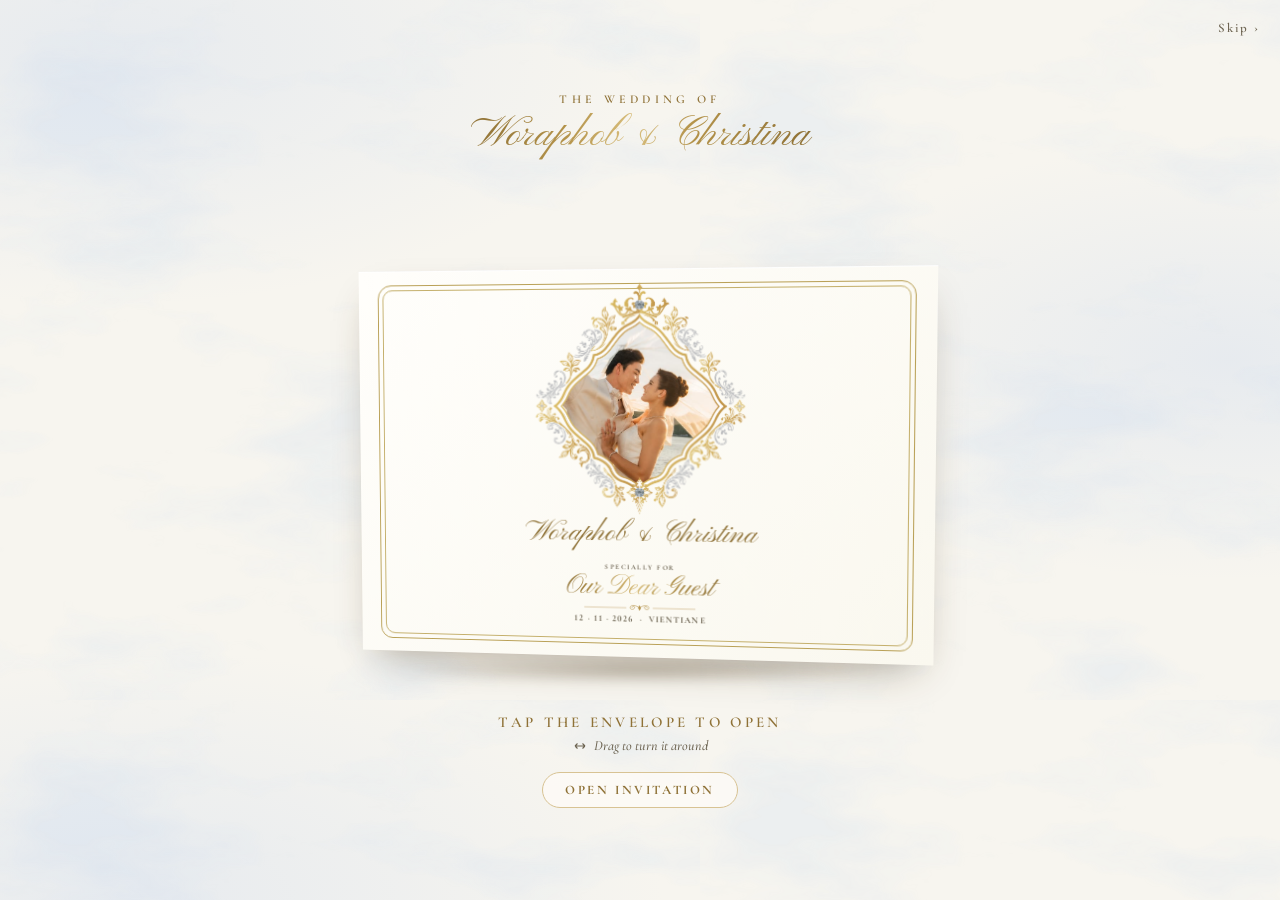
<file: index.html>
<!DOCTYPE html>
<html lang="en">
<head>
<meta charset="UTF-8">
<meta name="viewport" content="width=device-width, initial-scale=1, viewport-fit=cover">
<title>Woraphob &amp; Christina — You're Invited</title>
<meta name="description" content="A personal invitation to the wedding of Woraphob & Christina — 12 November 2026.">
<link rel="preconnect" href="https://fonts.googleapis.com">
<link rel="preconnect" href="https://fonts.gstatic.com" crossorigin>
<link href="https://fonts.googleapis.com/css2?family=Pinyon+Script&family=Cormorant+Garamond:ital,wght@0,500;0,600;0,700;1,500&display=swap" rel="stylesheet">
<link rel="prefetch" href="invitation.html">
<style>
  :root {
    --ivory: #fbf7ef;
    --paper: #fffcf6;
    --paper-deep: #f3ebdc;
    --gold: #b4934a;
    --gold-dark: #8f7237;
    --gold-light: #d8c393;
    --ink: #3a3327;
    --ink-soft: #6b6250;
    --blue: #7899d8;
    --blue-deep: #456ab0;
    --blue-wash: rgba(174, 198, 238, 0.22);
    --script: 'Pinyon Script', cursive;
    --serif: 'Cormorant Garamond', Georgia, serif;
    color-scheme: light;
  }

  * { box-sizing: border-box; }
  html, body { margin: 0; height: 100%; }

  body {
    font-family: var(--serif);
    font-weight: 500;
    font-variant-numeric: lining-nums;
    color: var(--ink);
    background-color: var(--ivory);
    background-image:
      radial-gradient(60% 40% at 8% 6%, var(--blue-wash), transparent 70%),
      radial-gradient(50% 35% at 96% 40%, var(--blue-wash), transparent 70%),
      radial-gradient(60% 40% at 10% 100%, var(--blue-wash), transparent 70%),
      url("data:image/svg+xml,%3Csvg xmlns='http://www.w3.org/2000/svg' width='700' height='700'%3E%3Cfilter id='m'%3E%3CfeTurbulence type='fractalNoise' baseFrequency='.0045 .011' numOctaves='5' seed='11'/%3E%3CfeColorMatrix values='0 0 0 0 .55 0 0 0 0 .68 0 0 0 0 .86 0 0 0 -3.2 1.62'/%3E%3C/filter%3E%3Crect width='100%25' height='100%25' filter='url(%23m)' opacity='.22'/%3E%3C/svg%3E");
    overflow: hidden;
    -webkit-tap-highlight-color: transparent;
  }

  .page {
    min-height: 100svh;
    display: flex;
    flex-direction: column;
    align-items: center;
    justify-content: center;
    gap: 0;
    padding: calc(24px + env(safe-area-inset-top, 0px)) 16px calc(24px + env(safe-area-inset-bottom, 0px));
    text-align: center;
    transition: transform 0.9s cubic-bezier(.5, 0, .2, 1);
  }

  .eyebrow {
    margin: 0;
    font-size: 12px;
    font-weight: 600;
    letter-spacing: 0.36em;
    color: var(--gold-dark);
  }
  .couple {
    margin: 2px 0 0;
    font-family: var(--script);
    font-weight: 400;
    font-size: clamp(30px, 8.4vw, 42px);
    line-height: 1.3;
    padding: 0 0.25em;
    background: linear-gradient(100deg, #8a6d33 0%, #b4934a 30%, #d9bf7e 48%, #b4934a 64%, #8a6d33 100%);
    -webkit-background-clip: text;
    background-clip: text;
    -webkit-text-fill-color: transparent;
  }

  /* ================= 3D envelope ================= */
  .scene {
    position: relative;
    width: min(86vw, 440px);
    aspect-ratio: 1.42;
    margin: clamp(56px, 12vh, 110px) 0 clamp(30px, 6vh, 56px);
    perspective: 1400px;
    touch-action: none;
    cursor: grab;
    user-select: none;
    -webkit-user-select: none;
    outline: none;
  }
  .scene:active { cursor: grabbing; }
  .scene:focus-visible .env { filter: drop-shadow(0 0 6px rgba(180, 147, 74, 0.8)); }

  .ground {
    position: absolute;
    left: 8%;
    right: 8%;
    bottom: -26px;
    height: 30px;
    background: radial-gradient(closest-side, rgba(80, 60, 30, 0.28), transparent);
    filter: blur(4px);
    pointer-events: none;
  }

  .env {
    position: absolute;
    inset: 0;
    transform-style: preserve-3d;
    will-change: transform;
  }

  .face, .b-layer {
    position: absolute;
    inset: 0;
    -webkit-backface-visibility: hidden;
    backface-visibility: hidden;
    border-radius: 5px;
  }

  .paper {
    background:
      linear-gradient(135deg, rgba(255,255,255,.7), rgba(255,255,255,0) 40%),
      url("data:image/svg+xml,%3Csvg xmlns='http://www.w3.org/2000/svg' width='200' height='200'%3E%3Cfilter id='p'%3E%3CfeTurbulence type='fractalNoise' baseFrequency='.9' numOctaves='2' seed='3'/%3E%3CfeColorMatrix values='0 0 0 0 .55 0 0 0 0 .47 0 0 0 0 .33 0 0 0 .06 0'/%3E%3C/filter%3E%3Crect width='100%25' height='100%25' filter='url(%23p)'/%3E%3C/svg%3E"),
      linear-gradient(160deg, var(--paper) 0%, #faf4e8 55%, var(--paper-deep) 100%);
  }

  /* ---------- front (address side) ---------- */
  .front {
    transform: translateZ(1px);
    box-shadow: 0 1px 0 rgba(255,255,255,.8) inset, 0 18px 40px -18px rgba(70, 50, 20, 0.45);
    overflow: hidden;
  }
  .f-frame {
    position: absolute;
    inset: 4%;
    border: 1px solid var(--gold-light);
    border-radius: 2px;
  }
  .f-frame::after {
    content: "";
    position: absolute;
    inset: 4px;
    border: 0.5px solid var(--gold-light);
  }
  .monogram {
    position: absolute;
    top: 8.5%;
    left: 6.5%;
    width: 15%;
    aspect-ratio: 1;
    border-radius: 50%;
    border: 1px solid var(--gold);
    display: flex;
    align-items: center;
    justify-content: center;
    font-family: var(--script);
    font-size: clamp(14px, 4.2vw, 21px);
    color: var(--gold-dark);
    box-shadow: 0 0 0 3px var(--paper), 0 0 0 3.5px var(--gold-light);
  }
  .stamp {
    position: absolute;
    top: 8%;
    right: 6.5%;
    width: 14%;
    aspect-ratio: 0.82;
    background: #fff9f2;
    padding: 4px;
    filter: drop-shadow(0 1px 1.5px rgba(80, 60, 30, 0.3));
    -webkit-mask:
      linear-gradient(#000 0 0) content-box,
      radial-gradient(circle, transparent 1.8px, #000 2.1px) -3.5px -3.5px / 7px 7px;
            mask:
      linear-gradient(#000 0 0) content-box,
      radial-gradient(circle, transparent 1.8px, #000 2.1px) -3.5px -3.5px / 7px 7px;
  }
  .stamp-in {
    width: 100%;
    height: 100%;
    border: 1px solid var(--gold);
    background: linear-gradient(180deg, #fdeef1, #f7dbe2);
    display: flex;
    flex-direction: column;
    align-items: center;
    justify-content: center;
    gap: 1px;
    color: var(--gold-dark);
    font-size: clamp(6px, 1.7vw, 8.5px);
    font-weight: 700;
    letter-spacing: 0.1em;
  }
  .stamp-in svg { width: 70%; height: auto; }
  .addr {
    position: absolute;
    inset: 22% 10% 12%;
    display: flex;
    flex-direction: column;
    align-items: center;
    justify-content: center;
  }
  .addr .for {
    font-size: clamp(9px, 2.6vw, 12px);
    font-weight: 700;
    letter-spacing: 0.34em;
    color: var(--ink-soft);
  }
  .guest {
    margin: 2px 0 0;
    font-family: var(--script);
    font-weight: 400;
    font-size: clamp(28px, 8.6vw, 44px);
    line-height: 1.25;
    white-space: nowrap;
    padding: 0 0.3em;
    max-width: 100%;
    background: linear-gradient(100deg, #8a6d33 0%, #b4934a 30%, #d9bf7e 48%, #b4934a 64%, #8a6d33 100%);
    -webkit-background-clip: text;
    background-clip: text;
    -webkit-text-fill-color: transparent;
  }
  .addr .rule { width: 62%; height: 14px; color: var(--gold); margin-top: 2px; }
  .addr .when {
    margin-top: 6px;
    font-size: clamp(8px, 2.3vw, 11px);
    font-weight: 700;
    letter-spacing: 0.28em;
    color: var(--ink-soft);
  }

  /* ---------- back (flap side) ---------- */
  .back {
    position: absolute;
    inset: 0;
    transform-style: preserve-3d;
    transform: rotateY(180deg) translateZ(1px);
  }
  .liner {
    transform: translateZ(0);
    background-color: #f5dbe1;
    background-image:
      url("data:image/svg+xml,%3Csvg xmlns='http://www.w3.org/2000/svg' width='44' height='44' viewBox='0 0 44 44'%3E%3Cg fill='none' stroke='%23b4934a' stroke-width='.9' opacity='.55'%3E%3Cpath d='M22 30c-3-4-3-10 0-15 3 5 3 11 0 15z'/%3E%3Cpath d='M22 30c-5-1-8-6-7-11 4 2 6 6 7 11zM22 30c5-1 8-6 7-11-4 2-6 6-7 11z'/%3E%3C/g%3E%3C/svg%3E"),
      linear-gradient(180deg, #f8e3e8, #eec9d2);
    background-size: 22px 22px, auto;
    box-shadow: inset 0 0 18px rgba(150, 80, 100, 0.25);
  }
  .card {
    position: absolute;
    left: 5%;
    right: 5%;
    top: 5%;
    bottom: 5%;
    transform: translateZ(1px);
    -webkit-backface-visibility: hidden;
    backface-visibility: hidden;
    border-radius: 3px;
    display: flex;
    flex-direction: column;
    align-items: center;
    justify-content: flex-start;
    padding-top: 7%;
    box-shadow: 0 -4px 14px -6px rgba(60, 40, 20, 0.35);
  }
  .card::before {
    content: "";
    position: absolute;
    inset: 5%;
    border: 1px solid var(--gold-light);
    pointer-events: none;
  }
  .card .c-eyebrow {
    font-size: clamp(7px, 2vw, 10px);
    font-weight: 700;
    letter-spacing: 0.32em;
    color: var(--gold-dark);
  }
  .card .c-names {
    font-family: var(--script);
    font-size: clamp(18px, 5.4vw, 28px);
    line-height: 1.35;
    white-space: nowrap;
    color: var(--gold-dark);
  }
  .card .c-date {
    font-size: clamp(8px, 2.3vw, 11px);
    font-weight: 700;
    letter-spacing: 0.28em;
    color: var(--ink-soft);
  }
  .pocket {
    transform: translateZ(2px);
    border-radius: 5px;
    overflow: visible;
  }
  .pocket svg, .flap svg { position: absolute; inset: 0; width: 100%; height: 100%; display: block; overflow: visible; }

  .flap {
    position: absolute;
    left: 0;
    right: 0;
    top: 0;
    height: 60%;
    transform-origin: 50% 0;
    transform-style: preserve-3d;
    transform: translateZ(3px) rotateX(0deg);
  }
  .flap-out, .flap-in {
    position: absolute;
    inset: 0;
    -webkit-backface-visibility: hidden;
    backface-visibility: hidden;
  }
  .flap-out { filter: drop-shadow(0 3px 3px rgba(70, 50, 20, 0.22)); }
  .flap-in { transform: rotateX(180deg); }

  .seal {
    position: absolute;
    left: 50%;
    top: 100%;
    width: 20%;
    aspect-ratio: 1;
    transform: translate(-50%, -62%) translateZ(1px);
    -webkit-backface-visibility: hidden;
    backface-visibility: hidden;
  }
  .seal .half {
    position: absolute;
    inset: 0;
    transition: transform 0.5s cubic-bezier(.3, .6, .4, 1), opacity 0.5s ease;
  }
  .seal .half.l { clip-path: polygon(0 0, 52% 0, 46% 30%, 55% 52%, 45% 74%, 52% 100%, 0 100%); }
  .seal .half.r { clip-path: polygon(52% 0, 100% 0, 100% 100%, 52% 100%, 45% 74%, 55% 52%, 46% 30%); }
  .seal svg { width: 100%; height: 100%; display: block; filter: drop-shadow(0 2px 2px rgba(90, 30, 50, 0.35)); }

  /* ---------- open sequence ---------- */
  .env.is-open .seal .half.l { transform: translate(-14%, 10%) rotate(-24deg); opacity: 0; }
  .env.is-open .seal .half.r { transform: translate(14%, 10%) rotate(24deg); opacity: 0; }
  .env.is-open .flap { animation: flapOpen 0.9s cubic-bezier(.45, 0, .25, 1) 0.35s forwards; }
  .env.is-open .card { animation: cardOut 1s cubic-bezier(.3, .1, .2, 1) 1.2s forwards; }

  @keyframes flapOpen {
    0%   { transform: translateZ(3px) rotateX(0deg); }
    49%  { transform: translateZ(3px) rotateX(88deg); }
    51%  { transform: translateZ(-1px) rotateX(92deg); }
    100% { transform: translateZ(-1px) rotateX(180deg); }
  }
  @keyframes cardOut {
    to { transform: translateZ(1px) translateY(-68%); }
  }

  body.leaving .page { transform: scale(1.35) translateY(8%); }
  .veil {
    position: fixed;
    inset: 0;
    background: var(--ivory);
    opacity: 0;
    pointer-events: none;
    transition: opacity 0.8s ease;
    z-index: 10;
  }
  body.leaving .veil { opacity: 1; }

  /* ---------- hints & buttons ---------- */
  .hint {
    margin: 0;
    font-size: 15px;
    font-weight: 600;
    letter-spacing: 0.22em;
    text-transform: uppercase;
    color: var(--gold-dark);
    animation: breathe 2.6s ease-in-out infinite;
  }
  .sub-hint {
    margin: 6px 0 0;
    display: inline-flex;
    align-items: center;
    gap: 6px;
    font-size: 14px;
    font-style: italic;
    color: var(--ink-soft);
  }
  .sub-hint svg { width: 16px; height: 16px; }
  .open-btn {
    margin-top: 18px;
    padding: 9px 22px;
    border-radius: 999px;
    border: 1px solid var(--gold-light);
    background: rgba(255, 253, 248, 0.7);
    color: var(--gold-dark);
    font-family: var(--serif);
    font-size: 13px;
    font-weight: 700;
    letter-spacing: 0.2em;
    text-transform: uppercase;
    cursor: pointer;
  }
  .open-btn:hover { border-color: var(--gold); }
  .skip {
    position: fixed;
    top: calc(14px + env(safe-area-inset-top, 0px));
    right: 16px;
    font-size: 13px;
    font-weight: 600;
    letter-spacing: 0.16em;
    color: var(--ink-soft);
    text-decoration: none;
    padding: 6px 4px;
    z-index: 5;
  }
  .skip:hover { color: var(--gold-dark); }
  .controls {
    display: flex;
    flex-direction: column;
    align-items: center;
    transition: opacity 0.4s ease;
  }
  body.opening .controls, body.opening .skip { opacity: 0; pointer-events: none; }

  @keyframes breathe { 50% { opacity: 0.55; } }

  @media (prefers-reduced-motion: reduce) {
    .hint { animation: none; }
    .page { transition: none; }
  }

/* Ivory scalloped stationery, matched to the printed envelope reference. */
body { overflow:auto; background-color:#f7f5ef; }
.scene { width:min(90vw,580px); aspect-ratio:1.49; }
.paper { background-color:#fffef8; background-image:linear-gradient(135deg,#fffefb,#faf8ef); }
.face,.b-layer,.pocket { border-radius:0; }
.f-frame { inset:3.5%; border-color:#b9a056; border-radius:14px 14px 12px 12px; }
.f-frame::after { border-color:#c4af6b; border-radius:10px; }
.envelope-portrait { position:absolute; width:43%;height:60%;left:28.5%;top:3%;overflow:visible; }
.envelope-names { position:absolute;top:64%;line-height:1.1;left:4%;right:4%;margin:0;color:var(--gold-dark);font-family:var(--script);font-size:clamp(17px,4.8vw,29px); }
.addr { inset:72% 12% 5%;justify-content:center; }
.addr .for { font-size:7px;letter-spacing:.22em; }
.guest { font-size:clamp(18px,5vw,28px);line-height:1.05; }
.addr .when { font-size:clamp(6px,1.7vw,9px);margin-top:2px;letter-spacing:.12em; }
.addr .rule { height:8px; }
.flap { height:63%; }
.seal { top:19%;width:22%;left:39%;transform:translateZ(1px);aspect-ratio:100/120; }
.seal svg { filter:none; }
.liner { background:#e7edf7;box-shadow:inset 0 0 18px #c7d2e5; }
.card { border-radius:30% 30% 4px 4px / 12% 12% 4px 4px; }
@media(max-height:650px){.scene{margin:50px 0 26px}.page{padding-top:45px}.couple{font-size:30px}}
</style>
<link rel="stylesheet" href="assets/portrait-reveal.css">
<script src="assets/portrait-reveal.js"></script>
</head>
<body>
  <a class="skip" id="skip" href="invitation.html">Skip ›</a>

  <main class="page">
    <p class="eyebrow">THE WEDDING OF</p>
    <p class="couple">Woraphob &amp; Christina</p>

    <div class="scene" id="scene" tabindex="0" role="button" aria-label="Your invitation envelope. Press Enter to open it.">
      <div class="ground" aria-hidden="true"></div>
      <div class="env" id="env">

        <!-- FRONT: guest name -->
        <div class="face front paper">
          <div class="f-frame"></div>
          <svg class="envelope-portrait" viewBox="75 138 433 473" role="img" aria-label="Woraphob and Christina in the original BillionCard gold and silver frame">
  <defs><clipPath id="envelopePhoto"><path transform="matrix(1,0,0,-1,274.7119,225.38684)" d="M16.769 13.346 L0 0-.287-.153C-2.415-1.285-4.611-2.455-6.853-3.539-18.193-9.029-26.778-18.787-34.366-28.513-36.505-31.255-38.592-34.049-40.677-36.841-43.384-40.463-46.18-44.208-49.076-47.813-55.25-55.499-62.944-60.637-71.899-63.069-72.678-63.296-73.523-63.485-74.41-63.633L-74.438-63.835-74.473-64.012C-75.749-70.387-78.125-76.218-81.533-81.345-83.901-84.905-86.779-88.185-90.089-91.092-93.691-94.257-97.435-97.314-101.055-100.271-103.81-102.521-106.659-104.847-109.389-107.176-119.143-115.499-128.931-124.921-134.459-137.407-135.527-139.824-136.685-142.203-137.804-144.502L-137.989-144.88C-141.977-153.075-146.787-159.455-152.638-164.288-145.726-170.161-140.113-177.887-135.106-188.376-132.431-193.978-129.852-198.739-127.219-202.934-122.804-209.964-116.803-215.675-110.975-220.803-107.372-223.972-103.615-227.133-99.984-230.188-97.039-232.667-94.095-235.144-91.185-237.662-82.544-245.138-77.256-253.398-75.018-262.91-74.723-264.162-74.477-265.48-74.287-266.833-66.197-268.984-47.021-275.821-39.653-293.543-34.054-307.021-23.802-312.238-16.189-314.241-13.86-314.853-3.785-317.797 5.27-324.902L16.769 -330.814Z"/><path transform="matrix(1,0,0,-1,308.2499,225.38684)" d="M-16.769 13.346 L0 0 .286-.153C2.414-1.285 4.611-2.455 6.853-3.539 18.193-9.029 26.778-18.787 34.365-28.513 36.505-31.255 38.592-34.049 40.677-36.841 43.383-40.463 46.18-44.208 49.075-47.813 55.25-55.499 62.944-60.637 71.9-63.069 72.678-63.296 73.523-63.485 74.41-63.633L74.438-63.835 74.473-64.012C75.749-70.387 78.124-76.218 81.532-81.345 83.901-84.905 86.778-88.185 90.089-91.092 93.691-94.257 97.436-97.314 101.055-100.271 103.81-102.521 106.658-104.847 109.389-107.176 119.143-115.499 128.931-124.921 134.458-137.407 135.527-139.824 136.685-142.203 137.804-144.502L137.989-144.88C141.977-153.075 146.786-159.455 152.638-164.288 145.726-170.161 140.113-177.887 135.106-188.376 132.431-193.978 129.852-198.739 127.219-202.934 122.804-209.964 116.803-215.675 110.975-220.803 107.371-223.972 103.614-227.133 99.984-230.188 97.038-232.667 94.095-235.144 91.185-237.662 82.544-245.138 77.256-253.398 75.018-262.91 74.723-264.162 74.477-265.48 74.286-266.833 66.196-268.984 47.021-275.821 39.652-293.543 34.054-307.021 23.802-312.238 16.19-314.241 13.859-314.853 3.785-317.797-5.27-324.902L-16.769 -330.814Z"/></clipPath></defs>
  <image href="images/groom-bride.jpeg" x="-270" y="-17" width="1105" height="737" preserveAspectRatio="xMidYMid slice" clip-path="url(#envelopePhoto)"/>
  <image href="images/billioncard-frame.png" x="75" y="138" width="433" height="473"/>
</svg><p class="envelope-names">Woraphob &amp; Christina</p><div class="addr">
            <span class="for">SPECIALLY FOR</span>
            <p class="guest" id="guestName">Our Dear Guest</p>
            <svg class="rule" viewBox="0 0 320 22" aria-hidden="true" preserveAspectRatio="xMidYMid meet">
              <g fill="none" stroke="currentColor" stroke-linecap="round">
                <path d="M6 11 H122 M198 11 H314" stroke-width="1.2"/>
                <path d="M160 11 C150 2 136 2 134 9 C132 16 144 17 146 11 C148 6 140 5 139 9 M160 11 C170 2 184 2 186 9 C188 16 176 17 174 11 C172 6 180 5 181 9" stroke-width="1.6"/>
              </g>
              <path d="M160 3 L164 11 L160 19 L156 11 Z" fill="currentColor"/>
            </svg>
            <span class="when">12 · 11 · 2026 &nbsp;·&nbsp; VIENTIANE</span>
          </div>
        </div>

        <!-- BACK: flap, seal, card inside -->
        <div class="back">
          <div class="b-layer liner"></div>

          <div class="card paper">
            <span class="c-eyebrow">YOU ARE INVITED</span>
            <span class="c-names">Woraphob &amp; Christina</span>
            <span class="c-date">12 . 11 . 2026</span>
          </div>

          <div class="b-layer pocket">
            <svg viewBox="0 0 142 100" preserveAspectRatio="none" aria-hidden="true">
              <defs>
                <linearGradient id="pkSide" x1="0" y1="0" x2="1" y2="0">
                  <stop offset="0" stop-color="#fffdf8"/><stop offset="1" stop-color="#fffdf8"/>
                </linearGradient>
                <linearGradient id="pkBottom" x1="0" y1="1" x2="0" y2="0">
                  <stop offset="0" stop-color="#fffdf8"/><stop offset="1" stop-color="#fffdf8"/>
                </linearGradient>
              </defs>
              <!-- side flaps -->
              <path d="M0 2 Q0 0 2 0 L66 52 L2 100 Q0 100 0 98 Z" fill="url(#pkSide)"/>
              <path d="M142 2 Q142 0 140 0 L76 52 L140 100 Q142 100 142 98 Z" fill="url(#pkSide)"/>
              <!-- bottom flap -->
              <path d="M0 98 L64 46 Q71 41 78 46 L142 98 Q142 100 139 100 H3 Q0 100 0 98 Z" fill="url(#pkBottom)"/>


            </svg>
          </div>

          <div class="flap" id="flap">
            <div class="flap-out">
              <svg viewBox="0 0 142 60" preserveAspectRatio="none" aria-hidden="true">
                <defs>
                  <linearGradient id="flapG" x1="0" y1="0" x2="0" y2="1">
                    <stop offset="0" stop-color="#fffdf8"/><stop offset="1" stop-color="#fffdf8"/>
                  </linearGradient>
                </defs>
                <path d="M0 0H142V14C142 20 137 22 135 22C132 23 134 35 122 36C116 37 122 44 112 46C107 47 105 45 104 52L101 53L100.5 55Q71 64 41.5 55L41 53L38 52C37 45 35 47 30 46C20 44 26 37 20 36C8 35 10 23 7 22C5 22 0 20 0 14Z" fill="url(#flapG)"/>

              </svg>
            </div>
            <div class="flap-in"><svg viewBox="0 0 142 60" preserveAspectRatio="none" aria-hidden="true"><path d="M0 0H142V14C142 20 137 22 135 22C132 23 134 35 122 36C116 37 122 44 112 46C107 47 105 45 104 52L101 53L100.5 55Q71 64 41.5 55L41 53L38 52C37 45 35 47 30 46C20 44 26 37 20 36C8 35 10 23 7 22C5 22 0 20 0 14Z" transform="translate(0 60) scale(1 -1)" fill="#e7edf7"/></svg></div><div class="seal" aria-hidden="true"><img src="images/billioncard-wt-logo.svg" alt="" width="308" height="369" style="display:block;width:100%;height:100%;object-fit:contain"></div>
          </div>
        </div>
      </div>
    </div>

    <div class="controls">
      <p class="hint" id="hint">Tap the envelope to open</p>
      <p class="sub-hint">
        <svg viewBox="0 0 16 16" fill="none" stroke="currentColor" stroke-width="1.1" aria-hidden="true"><path d="M3 8 H13 M3 8 L5.5 5.5 M3 8 L5.5 10.5 M13 8 L10.5 5.5 M13 8 L10.5 10.5"/></svg>
        Drag to turn it around
      </p>
      <button class="open-btn" id="openBtn" type="button">Open invitation</button>
    </div>
  </main>
  <div class="veil" aria-hidden="true"></div>

<script>
(function () {
  /* ---------- guest name from the link: ?g=<base64url name> or ?name=<plain> ---------- */
  var params = new URLSearchParams(location.search);
  function decodeName(g) {
    try {
      var b64 = g.replace(/-/g, '+').replace(/_/g, '/');
      while (b64.length % 4) b64 += '=';
      var bin = atob(b64);
      var bytes = new Uint8Array(bin.length);
      for (var i = 0; i < bin.length; i++) bytes[i] = bin.charCodeAt(i);
      return new TextDecoder().decode(bytes).trim();
    } catch (e) { return ''; }
  }
  var guest = (params.get('g') ? decodeName(params.get('g')) : (params.get('name') || '')).slice(0, 80);
  var nameEl = document.getElementById('guestName');
  if (guest) {
    nameEl.textContent = guest;
    document.title = 'For ' + guest + ' — Woraphob & Christina';
  }

  // shrink the name until it fits the envelope
  function fitName() {
    nameEl.style.fontSize = '';
    var box = nameEl.parentElement.clientWidth;
    var size = parseFloat(getComputedStyle(nameEl).fontSize);
    while (nameEl.scrollWidth > box && size > 14) {
      size -= 1;
      nameEl.style.fontSize = size + 'px';
    }
  }

  var target = 'invitation.html' + location.search;
  document.getElementById('skip').href = target;

  /* ---------- rotation state ---------- */
  var scene = document.getElementById('scene');
  var env = document.getElementById('env');
  var reduce = matchMedia('(prefers-reduced-motion: reduce)').matches;
  var rx = -8, ry = -14;           // user-controlled pose
  var drag = null, opening = false, t0 = performance.now();

  function render(now) {
    var sway = (drag || opening || reduce) ? 0 : 1;
    var t = (now - t0) / 1000;
    var sx = Math.sin(t * 0.9) * 3 * sway;
    var sy = Math.sin(t * 0.6) * 7 * sway;
    env.style.transform = 'rotateX(' + (rx + sx) + 'deg) rotateY(' + (ry + sy) + 'deg)';
    if (!drag && !opening) rx += (-6 - rx) * 0.03;      // drift back to a gentle tilt
    requestAnimationFrame(render);
  }
  requestAnimationFrame(render);

  scene.addEventListener('pointerdown', function (e) {
    if (opening) return;
    drag = { x: e.clientX, y: e.clientY, rx: rx, ry: ry, t: performance.now(), moved: 0 };
    scene.setPointerCapture(e.pointerId);
  });
  scene.addEventListener('pointermove', function (e) {
    if (!drag) return;
    var dx = e.clientX - drag.x, dy = e.clientY - drag.y;
    drag.moved = Math.max(drag.moved, Math.abs(dx) + Math.abs(dy));
    ry = drag.ry + dx * 0.55;
    rx = Math.max(-40, Math.min(40, drag.rx - dy * 0.35));
  });
  function endDrag(e) {
    if (!drag) return;
    var tap = drag.moved < 8 && performance.now() - drag.t < 500;
    drag = null;
    if (tap && e.type === 'pointerup') open();
  }
  scene.addEventListener('pointerup', endDrag);
  scene.addEventListener('pointercancel', endDrag);
  scene.addEventListener('keydown', function (e) {
    if (e.key === 'Enter' || e.key === ' ') { e.preventDefault(); open(); }
  });
  document.getElementById('openBtn').addEventListener('click', open);

  /* ---------- open sequence ---------- */
  function tween(fromX, fromY, toX, toY, ms, done) {
    var start = performance.now();
    (function step(now) {
      var p = Math.min(1, (now - start) / ms);
      var k = p < 0.5 ? 4 * p * p * p : 1 - Math.pow(-2 * p + 2, 3) / 2;
      rx = fromX + (toX - fromX) * k;
      ry = fromY + (toY - fromY) * k;
      if (p < 1) requestAnimationFrame(step); else done();
    })(performance.now());
  }

  function leave() {
    document.body.classList.add('leaving');
    setTimeout(function () { location.href = target; }, reduce ? 150 : 850);
  }

  function open() {
    if (opening) return;
    opening = true;
    document.body.classList.add('opening');
    if (reduce) { leave(); return; }
    // turn to the flap side (nearest 180° + n·360°)
    var toY = 180 + 360 * Math.round((ry - 180) / 360);
    var turn = Math.abs(toY - ry) > 4 ? 900 : 200;
    tween(rx, ry, 0, toY, turn, function () {
      env.classList.add('is-open');
      setTimeout(leave, 2300);
    });
  }

  if (document.fonts && document.fonts.ready) document.fonts.ready.then(fitName);
  fitName();
  addEventListener('resize', fitName);
  // coming back via the browser's back button: reset
  addEventListener('pageshow', function (e) { if (e.persisted) location.reload(); });
})();
</script>
</body>
</html>
</file>
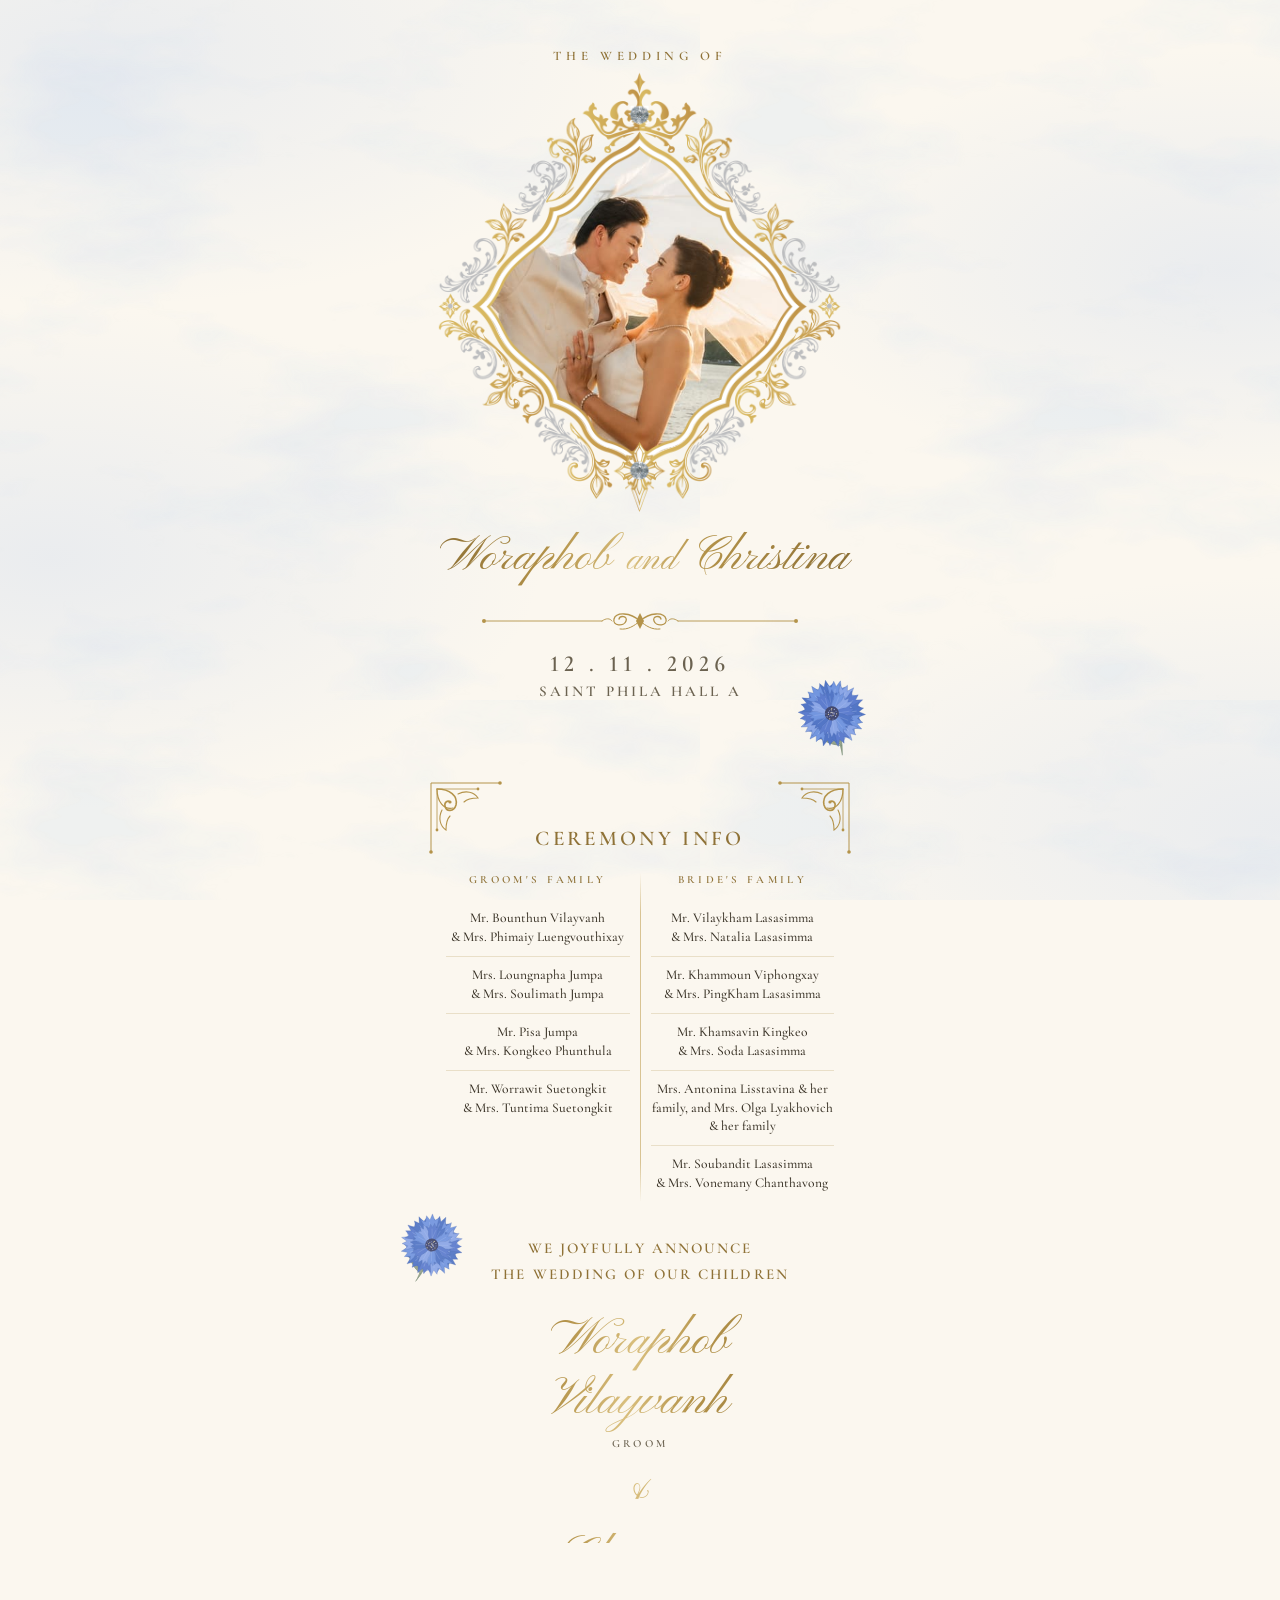
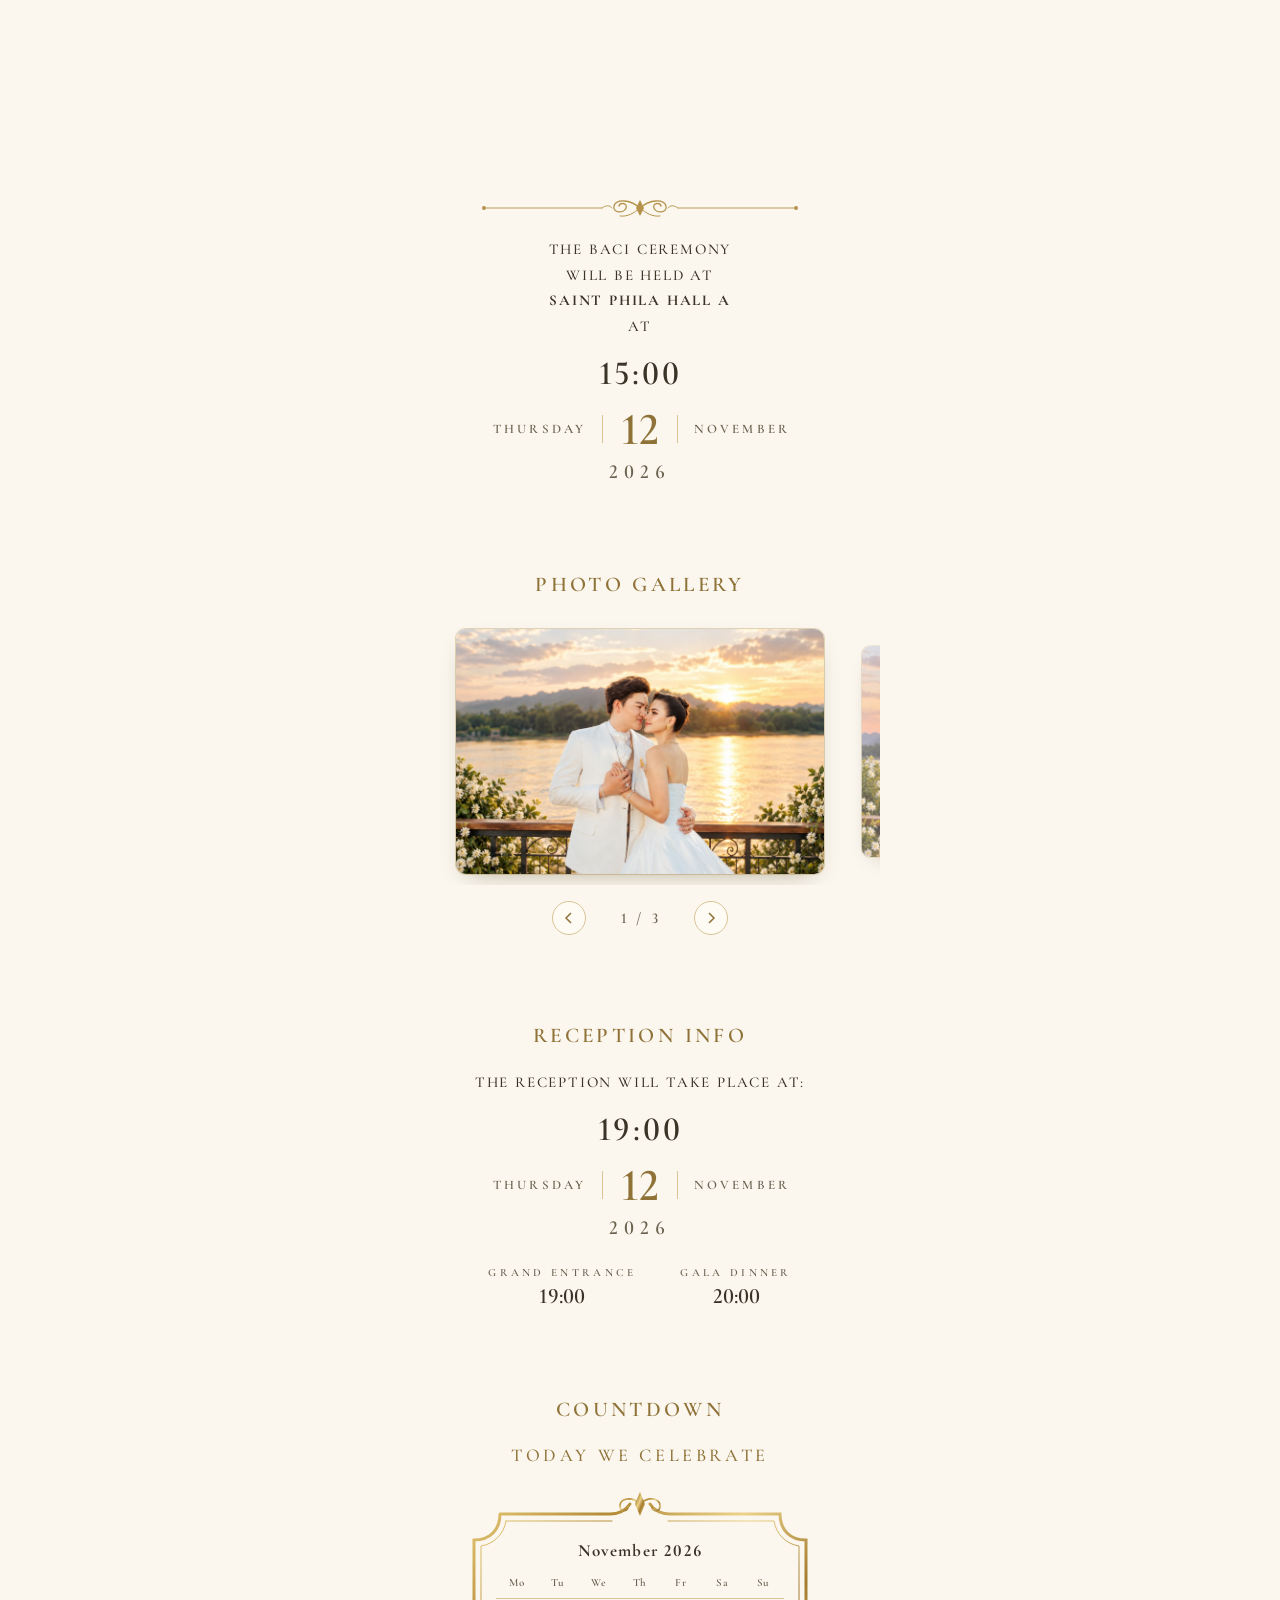
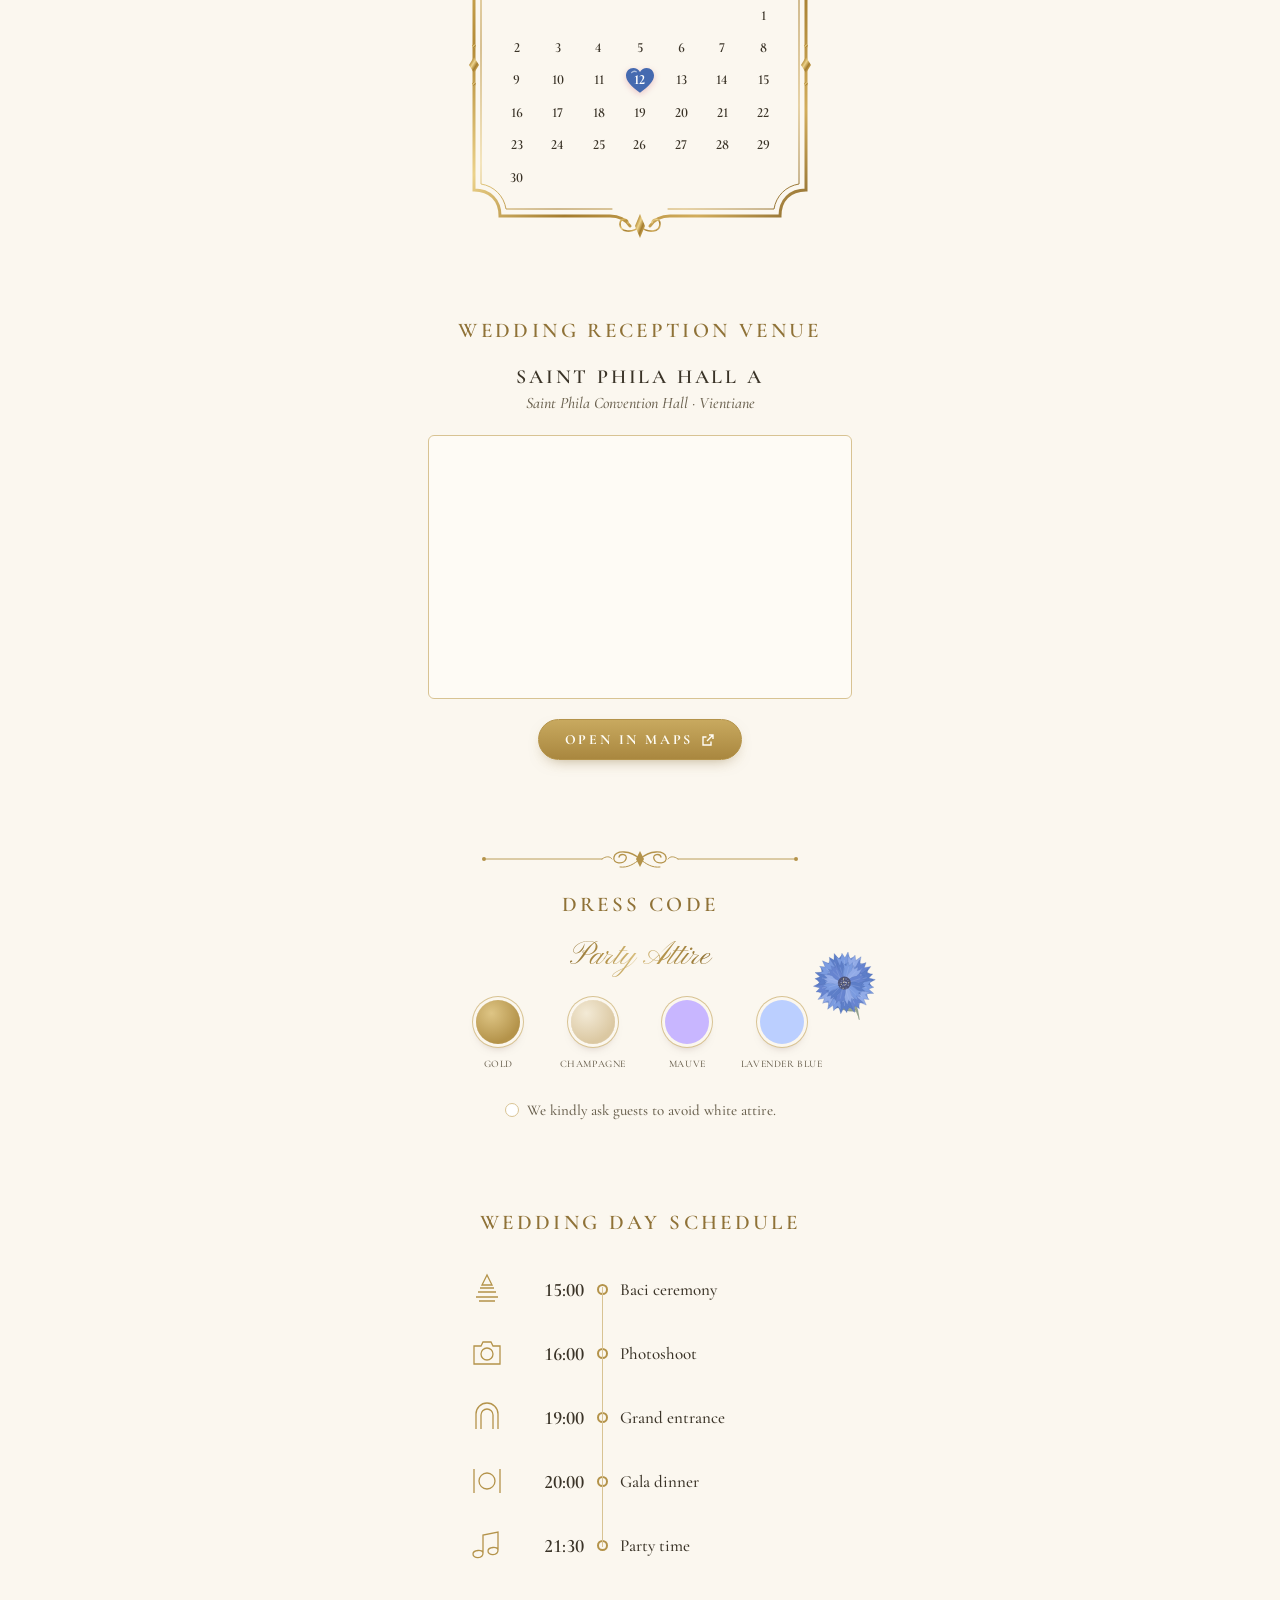
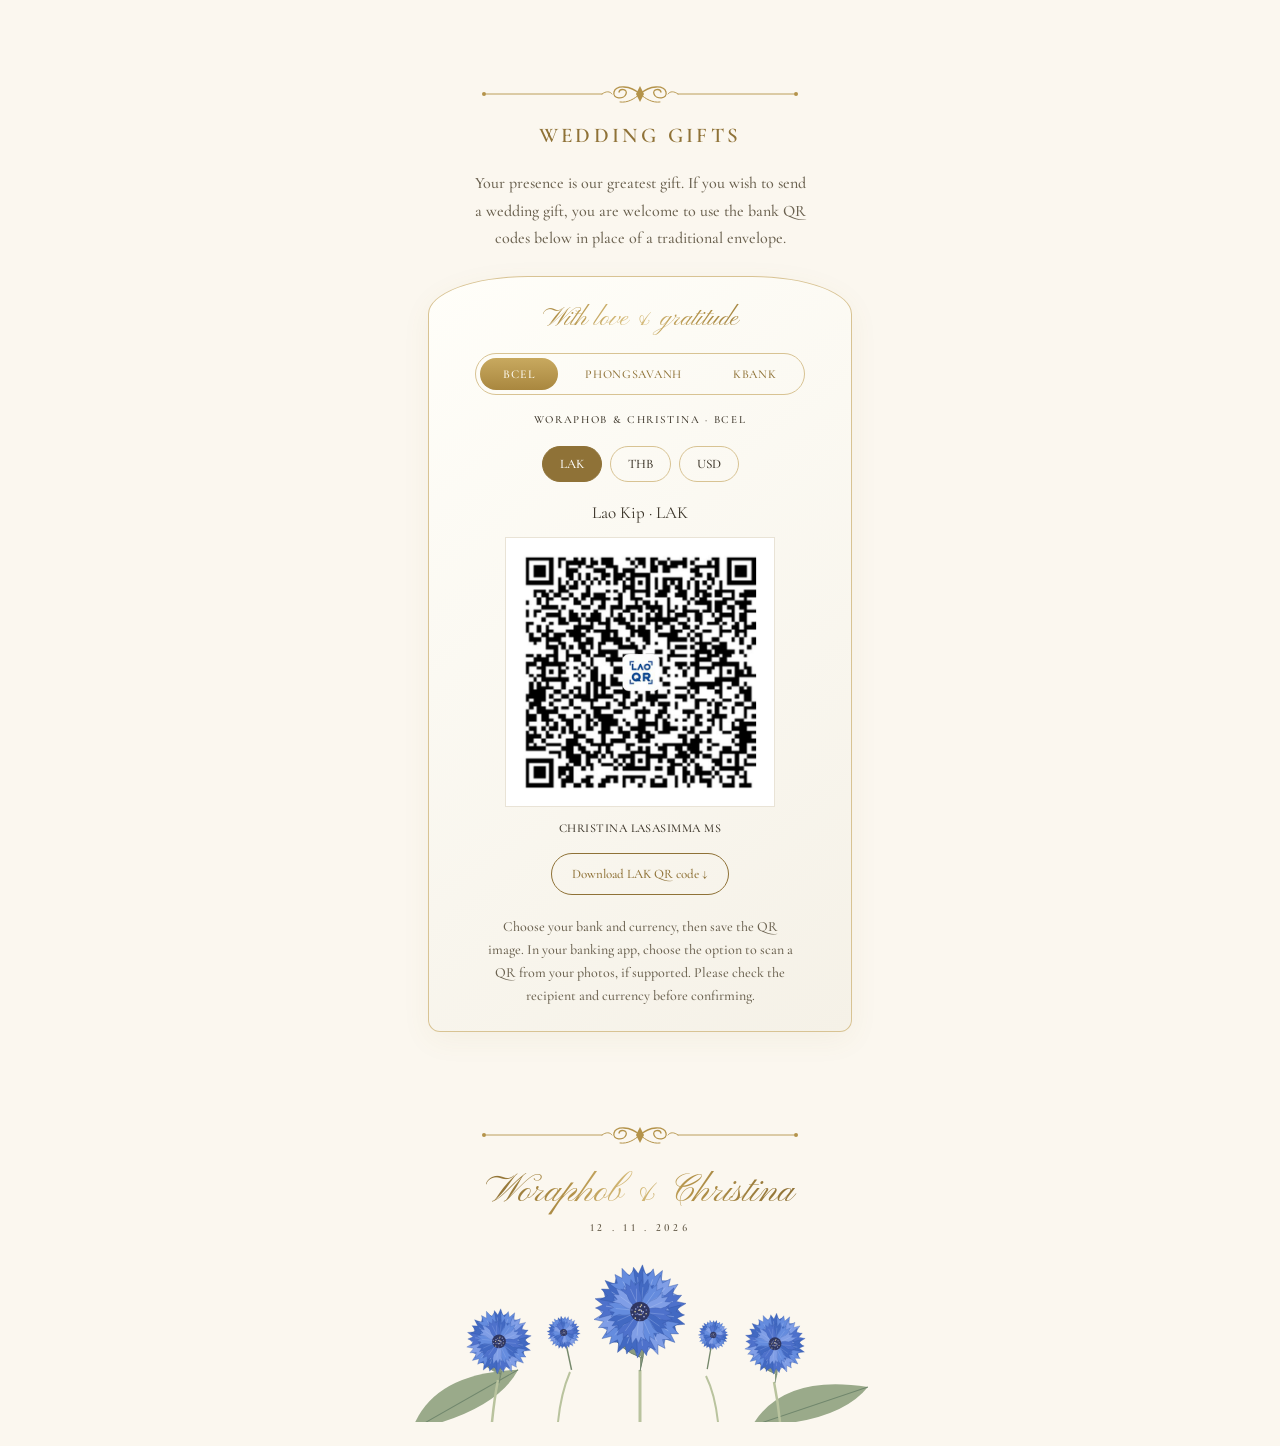
<file: invitation.html>
<!DOCTYPE html>
<html lang="en">

<head>
  <meta charset="UTF-8">
  <meta name="viewport" content="width=device-width, initial-scale=1, viewport-fit=cover">
  <title>Woraphob &amp; Christina</title>
  <meta name="description"
    content="The wedding of Woraphob & Christina — Thursday, 12 November 2026, Saint Phila Hall A.">
  <link rel="preconnect" href="https://fonts.googleapis.com">
  <link rel="preconnect" href="https://fonts.gstatic.com" crossorigin>
  <link
    href="https://fonts.googleapis.com/css2?family=Pinyon+Script&family=Cormorant+Garamond:ital,wght@0,400;0,500;0,600;0,700;1,500&display=swap"
    rel="stylesheet">
  <style>
    /* =========================================================
     Palette — from the blueprint. To make the card bluer or
     calmer later, adjust the three --blue tokens only.
     ========================================================= */
    :root {
      --ivory: #fbf7ef;
      --gold: #b4934a;
      --gold-dark: #8f7237;
      --gold-light: #d8c393;
      --ink: #3a3327;
      --ink-soft: #6b6250;
      --hairline: #e9dfc8;
      --gem: #f3f1ec;

      --blue: #7899d8;
      /* cornflower / heart accent */
      --blue-deep: #456ab0;
      --blue-wash: rgba(174, 198, 238, 0.22);
      /* background watercolor */

      --script: 'Pinyon Script', cursive;
      --serif: 'Cormorant Garamond', Georgia, serif;
      color-scheme: light;
    }

    * {
      box-sizing: border-box;
    }

    html {
      -webkit-text-size-adjust: 100%;
    }

    html,
    body {
      margin: 0;
      padding: 0;
    }

    body {
      font-family: var(--serif);
      font-weight: 500;
      font-variant-numeric: lining-nums;
      color: var(--ink);
      background-color: var(--ivory);
      /* faint blue marble / watercolor */
      background-image:
        radial-gradient(60% 40% at 8% 6%, var(--blue-wash), transparent 70%),
        radial-gradient(50% 35% at 96% 30%, var(--blue-wash), transparent 70%),
        radial-gradient(55% 40% at 4% 62%, var(--blue-wash), transparent 70%),
        radial-gradient(60% 40% at 100% 92%, var(--blue-wash), transparent 70%),
        url("data:image/svg+xml,%3Csvg xmlns='http://www.w3.org/2000/svg' width='700' height='700'%3E%3Cfilter id='m'%3E%3CfeTurbulence type='fractalNoise' baseFrequency='.0045 .011' numOctaves='5' seed='11'/%3E%3CfeColorMatrix values='0 0 0 0 .55 0 0 0 0 .68 0 0 0 0 .86 0 0 0 -3.2 1.62'/%3E%3C/filter%3E%3Crect width='100%25' height='100%25' filter='url(%23m)' opacity='.22'/%3E%3C/svg%3E");
      background-attachment: fixed;
      overflow-x: hidden;
    }

    .card {
      position: relative;
      width: 100%;
      max-width: 480px;
      margin: 0 auto;
      padding: calc(40px + env(safe-area-inset-top, 0px)) 20px calc(24px + env(safe-area-inset-bottom, 0px));
      text-align: center;
      overflow: hidden;
      overflow: clip;   /* clip, not scroll: focus/anchors must not shift the card sideways */
    }

    section {
      position: relative;
      padding: 44px 0;
    }

    p {
      margin: 0;
    }

    /* ---------- shared type ---------- */
    .sec-title {
      margin: 0 0 22px;
      font-family: var(--serif);
      font-weight: 600;
      font-size: clamp(18px, 5.2vw, 21px);
      letter-spacing: 0.16em;
      text-transform: uppercase;
      color: var(--gold-dark);
    }

    .script {
      font-family: var(--script);
      font-weight: 400;
      color: var(--gold-dark);
      background: linear-gradient(100deg, #8a6d33 0%, #b4934a 30%, #d9bf7e 48%, #b4934a 64%, #8a6d33 100%);
      -webkit-background-clip: text;
      background-clip: text;
      -webkit-text-fill-color: transparent;
      padding: 0.08em 0.25em;
      /* room for swashes so they aren't clipped */
    }

    .label {
      font-size: 11px;
      font-weight: 600;
      letter-spacing: 0.3em;
      text-transform: uppercase;
      color: var(--ink-soft);
    }

    .body-caps {
      font-size: 15px;
      line-height: 1.7;
      letter-spacing: 0.12em;
      text-transform: uppercase;
      color: var(--ink);
    }

    /* ---------- ornament: divider ---------- */
    .divider {
      display: block;
      width: min(100%, 320px);
      height: 22px;
      margin: 18px auto;
      color: var(--gold);
    }

    /* ---------- cornflower decorations ---------- */
    .cornflower {
      position: absolute;
      pointer-events: none;
      z-index: 0;
    }

    section>*:not(.cornflower) {
      position: relative;
      z-index: 1;
    }

    /* =========================================================
     1. HERO
     ========================================================= */
    .hero {
      padding-top: 8px;
      padding-bottom: 36px;
    }

    .eyebrow {
      font-size: 13px;
      font-weight: 600;
      letter-spacing: 0.36em;
      color: var(--gold-dark);
      margin-bottom: 6px;
    }

    .frame-wrap {
      position: relative;
      width: min(96%, 420px);
      margin: 0 auto;
      aspect-ratio: 433 / 473;
    }

    .frame-svg {
      display: block;
      width: 100%;
      height: 100%;
      overflow: visible;
    }

    .hero-names {
      margin: 10px 0 0;
      font-size: clamp(30px, 8.7vw, 48px);
      line-height: 1.25;
      white-space: nowrap;
    }

    .hero-names .and {
      font-size: 0.78em;
      padding: 0 0.1em;
    }

    .hero-date {
      font-size: 23px;
      font-weight: 600;
      letter-spacing: 0.22em;
      color: var(--ink-soft);
    }

    .hero-venue {
      margin-top: 4px;
      font-size: 15px;
      font-weight: 600;
      letter-spacing: 0.2em;
      color: var(--ink-soft);
    }

    /* =========================================================
     2. CEREMONY INFO
     ========================================================= */
    .framed {
      position: relative;
      padding: 46px 18px 40px;
    }

    .framed .corner {
      position: absolute;
      width: 74px;
      height: 74px;
      color: var(--gold);
    }

    .framed .corner.tl {
      top: 0;
      left: 0;
    }

    .framed .corner.tr {
      top: 0;
      right: 0;
      transform: scaleX(-1);
    }

    .framed .corner.bl {
      bottom: 0;
      left: 0;
      transform: scaleY(-1);
    }

    .framed .corner.br {
      bottom: 0;
      right: 0;
      transform: scale(-1, -1);
    }

    .parents {
      display: grid;
      grid-template-columns: 1fr 1px 1fr;
      gap: 0 10px;
      text-align: center;
      margin-top: 6px;
    }

    .parents .rule {
      background: linear-gradient(transparent, var(--gold-light) 12%, var(--gold-light) 88%, transparent);
    }

    .parents .side-label {
      margin-bottom: 14px;
      color: var(--gold-dark);
    }

    .parents ul {
      list-style: none;
      margin: 0;
      padding: 0;
    }

    .parents li {
      font-size: 13.5px;
      line-height: 1.4;
      color: var(--ink);
      padding: 9px 0;
    }

    .parents li+li {
      border-top: 1px solid var(--hairline);
    }

    .announce {
      margin: 34px auto 6px;
      max-width: 300px;
      font-size: 15px;
      font-weight: 600;
      letter-spacing: 0.14em;
      line-height: 1.7;
      color: var(--gold-dark);
    }

    .couple-name {
      display: inline-block;
      margin-top: 14px;
      font-size: clamp(38px, 11vw, 50px);
      line-height: 1.2;
    }

    .couple-role {
      margin-top: 2px;
    }

    .couple-amp {
      display: block;
      margin: 16px 0 0;
      font-size: 40px;
      line-height: 1;
    }

    /* =========================================================
     3 & 5. CEREMONY / RECEPTION TIMES
     ========================================================= */
    .big-time {
      margin: 14px 0 12px;
      font-size: 34px;
      font-weight: 600;
      letter-spacing: 0.08em;
      color: var(--ink);
      font-variant-numeric: lining-nums;
    }

    .date-row {
      display: grid;
      grid-template-columns: 1fr auto 1fr;
      align-items: center;
      max-width: 320px;
      margin: 0 auto;
    }

    .date-row .dow,
    .date-row .mon {
      font-size: 13px;
      font-weight: 600;
      letter-spacing: 0.24em;
      color: var(--ink-soft);
      padding: 6px 0;
    }

    .date-row .dow {
      text-align: right;
      padding-right: 16px;
      border-right: 1px solid var(--gold-light);
    }

    .date-row .mon {
      text-align: left;
      padding-left: 16px;
      border-left: 1px solid var(--gold-light);
    }

    .date-row .day {
      font-size: 46px;
      font-weight: 600;
      line-height: 1;
      padding: 0 18px;
      color: var(--gold-dark);
    }

    .year {
      margin-top: 8px;
      font-size: 20px;
      font-weight: 600;
      letter-spacing: 0.3em;
      color: var(--ink-soft);
    }

    .mini-sched {
      display: flex;
      justify-content: center;
      gap: 44px;
      margin-top: 26px;
    }

    .mini-sched .t {
      margin-top: 4px;
      font-size: 22px;
      font-weight: 600;
      color: var(--ink);
    }

    /* =========================================================
     4. PHOTO GALLERY
     ========================================================= */
    .gallery {
      --sw: min(82vw, 380px);
      margin: 0 -20px;
    }

    .g-track {
      display: flex;
      overflow-x: auto;
      scroll-snap-type: x mandatory;
      padding: 10px calc(50% - var(--sw) / 2);
      scrollbar-width: none;
      -webkit-overflow-scrolling: touch;
    }

    .g-track::-webkit-scrollbar {
      display: none;
    }

    .g-slide {
      flex: 0 0 var(--sw);
      scroll-snap-align: center;
      padding: 0 6px;
      transition: transform 0.25s ease-out, opacity 0.25s ease-out;
      will-change: transform;
    }

    .g-photo {
      position: relative;
      aspect-ratio: 3 / 2;
      border-radius: 10px;
      overflow: hidden;
      background: linear-gradient(160deg, #f7ece6 0%, #efe2cf 55%, #e8d7c1 100%);
      box-shadow: 0 10px 24px -12px rgba(90, 70, 30, 0.45), 0 0 0 1px rgba(180, 147, 74, 0.35);
    }

    .g-photo img {
      position: absolute;
      inset: 0;
      width: 100%;
      height: 100%;
      object-fit: cover;
    }

    .g-ph {
      position: absolute;
      inset: 0;
      display: flex;
      flex-direction: column;
      align-items: center;
      justify-content: center;
      gap: 8px;
      color: var(--gold-dark);
      font-size: 12px;
      letter-spacing: 0.24em;
      text-transform: uppercase;
    }

    .g-ph svg {
      width: 54px;
      height: 40px;
      opacity: 0.85;
    }

    .g-nav {
      display: flex;
      align-items: center;
      justify-content: center;
      gap: 22px;
      margin-top: 16px;
    }

    .g-count {
      min-width: 64px;
      font-size: 15px;
      font-weight: 600;
      letter-spacing: 0.18em;
      color: var(--ink-soft);
      font-variant-numeric: tabular-nums lining-nums;
    }

    .g-btn {
      width: 34px;
      height: 34px;
      border-radius: 50%;
      border: 1px solid var(--gold-light);
      background: rgba(255, 253, 248, 0.7);
      color: var(--gold-dark);
      display: inline-flex;
      align-items: center;
      justify-content: center;
      cursor: pointer;
      padding: 0;
    }

    .g-btn:hover {
      border-color: var(--gold);
    }

    .g-btn svg {
      width: 14px;
      height: 14px;
    }

    /* =========================================================
     6. COUNTDOWN + CALENDAR
     ========================================================= */
    .countdown {
      display: flex;
      justify-content: center;
      gap: 10px;
      margin: 4px 0 34px;
    }

    .countdown .unit {
      position: relative;
      min-width: 66px;
      padding: 12px 4px 10px;
      border: 1px solid var(--gold-light);
      background: rgba(255, 253, 248, 0.65);
    }

    .countdown .unit::before,
    .countdown .unit::after {
      content: "";
      position: absolute;
      width: 7px;
      height: 7px;
      border: 1px solid var(--gold);
    }

    .countdown .unit::before {
      top: -3px;
      left: -3px;
      border-width: 1px 0 0 1px;
    }

    .countdown .unit::after {
      bottom: -3px;
      right: -3px;
      border-width: 0 1px 1px 0;
    }

    .countdown .num {
      font-size: 30px;
      font-weight: 600;
      line-height: 1.1;
      color: var(--ink);
      font-variant-numeric: tabular-nums lining-nums;
    }

    .countdown .unit .label {
      font-size: 10px;
      letter-spacing: 0.2em;
      margin-top: 2px;
    }

    .countdown-done {
      font-size: 18px;
      letter-spacing: 0.2em;
      color: var(--gold-dark);
    }

    .cal-frame {
      position: relative;
      width: min(100%, 360px);
      margin: 0 auto;
      aspect-ratio: 360 / 330;
    }

    .cal-frame>svg {
      position: absolute;
      inset: 0;
      width: 100%;
      height: 100%;
      overflow: visible;
    }

    .cal {
      position: absolute;
      inset: 12% 10% 11%;
      display: flex;
      flex-direction: column;
    }

    .cal-month {
      font-size: 17px;
      font-weight: 700;
      letter-spacing: 0.08em;
      color: var(--ink);
      margin-bottom: 6px;
    }

    .cal-grid {
      flex: 1;
      display: grid;
      grid-template-columns: repeat(7, 1fr);
      grid-auto-rows: 1fr;
      align-items: center;
      font-size: 14px;
      font-weight: 600;
      color: var(--ink);
      font-variant-numeric: lining-nums;
    }

    .cal-grid .dh {
      font-size: 11px;
      letter-spacing: 0.06em;
      color: var(--ink-soft);
      align-self: stretch;
      display: flex;
      align-items: center;
      justify-content: center;
      border-bottom: 1.5px solid var(--gold-light);
    }

    .cal-grid .d {
      position: relative;
      line-height: 1;
      z-index: 0;
    }

    .cal-grid .d.wed {
      color: #fff;
      font-weight: 700;
    }

    .cal-grid .d.wed svg {
      position: absolute;
      left: 50%;
      top: 50%;
      width: 30px;
      height: 28px;
      transform: translate(-50%, -48%);
      z-index: -1;
      filter: drop-shadow(0 2px 3px rgba(201, 103, 127, 0.35));
    }

    /* =========================================================
     7. VENUE
     ========================================================= */
    .venue-name {
      font-size: 20px;
      font-weight: 600;
      letter-spacing: 0.14em;
      color: var(--ink);
    }

    .venue-sub {
      margin-top: 4px;
      font-size: 16px;
      color: var(--ink-soft);
      font-style: italic;
    }

    .map {
      position: relative;
      margin: 22px auto 0;
      padding: 6px;
      border: 1px solid var(--gold-light);
      background: rgba(255, 253, 248, 0.7);
      border-radius: 6px;
    }

    .map iframe {
      display: block;
      width: 100%;
      height: 250px;
      border: 0;
      border-radius: 3px;
      filter: saturate(0.85) sepia(0.08);
    }

    .btn {
      display: inline-flex;
      align-items: center;
      gap: 8px;
      margin-top: 20px;
      padding: 11px 26px;
      border-radius: 999px;
      border: 1px solid var(--gold);
      background: linear-gradient(180deg, #c8a95f, #a9873f);
      color: #fffdf6;
      font-family: var(--serif);
      font-size: 14px;
      font-weight: 700;
      letter-spacing: 0.2em;
      text-transform: uppercase;
      text-decoration: none;
      box-shadow: 0 6px 16px -8px rgba(120, 90, 30, 0.6);
    }

    .btn svg {
      width: 14px;
      height: 14px;
    }

    .btn:hover {
      filter: brightness(1.05);
    }

    /* =========================================================
     8. DRESS CODE
     ========================================================= */
    .attire {
      display: inline-block;
      font-size: 32px;
      margin-top: -6px;
    }

    .swatches {
      display: flex;
      justify-content: center;
      gap: 40px;
      margin-top: 16px;
    }

    .swatch {
      width: 50px;
      height: 50px;
      border-radius: 50%;
      box-shadow: 0 0 0 3px var(--ivory), 0 0 0 4px var(--gold-light), 0 6px 12px -6px rgba(60, 20, 20, 0.5);
    }

    .swatch-names {
      display: flex;
      justify-content: center;
      gap: 6px;
      margin-top: 12px;
    }

    .swatch-names span {
      width: 84px;
      font-size: 10px;
      letter-spacing: 0.1em;
      color: var(--ink-soft);
      text-transform: uppercase;
    }

    /* =========================================================
     9. SCHEDULE
     ========================================================= */
    .timeline {
      list-style: none;
      margin: 8px auto 0;
      padding: 0;
      max-width: 340px;
      position: relative;
    }

    .timeline::before {
      content: "";
      position: absolute;
      left: 132px;
      top: 30px;
      bottom: 30px;
      width: 1px;
      background: var(--gold-light);
    }

    .timeline li {
      display: grid;
      grid-template-columns: 44px 70px 36px 1fr;
      align-items: center;
      min-height: 64px;
      text-align: left;
    }

    .timeline .ico {
      width: 34px;
      height: 34px;
      color: var(--gold);
    }

    .timeline .tm {
      font-size: 19px;
      font-weight: 600;
      color: var(--ink);
      text-align: right;
      font-variant-numeric: lining-nums tabular-nums;
    }

    .timeline .dot {
      justify-self: center;
      width: 11px;
      height: 11px;
      border-radius: 50%;
      background: var(--ivory);
      border: 2px solid var(--gold);
      box-shadow: 0 0 0 3px var(--ivory);
    }

    .timeline .what {
      font-size: 17px;
      line-height: 1.25;
      color: var(--ink);
    }

    /* =========================================================
     FOOTER
     ========================================================= */
    .closing {
      padding: 30px 0 0;
    }

    .closing .script {
      display: inline-block;
      font-size: 38px;
    }

    .closing .foot-date {
      margin-top: 2px;
    }

    .cornflower-row {
      display: block;
      width: calc(100% + 40px);
      margin: 18px -20px 0;
      height: auto;
    }

    /* =========================================================
     Load-in motion: frame draws in, then names fade up.
     ========================================================= */
    .band-draw {
      stroke-dasharray: 1;
      stroke-dashoffset: 1;
      animation: draw 1.7s cubic-bezier(.55, .1, .35, 1) 0.2s forwards;
    }

    .fr-photo {
      opacity: 0;
      animation: fadeIn 1s ease-out 0.9s forwards;
    }

    .fr-orn,
    .fr-silver {
      opacity: 0;
      transform-origin: 210px 210px;
      animation: ornIn 1.1s cubic-bezier(.2, .7, .3, 1) 1.2s forwards;
    }

    .fr-gems {
      opacity: 0;
      animation: fadeIn 0.8s ease-out 1.7s forwards;
    }

    .eyebrow {
      opacity: 0;
      animation: fadeIn 1s ease-out 0.1s forwards;
    }

    .hero-names {
      opacity: 0;
      animation: riseIn 1.1s ease-out 2.1s forwards;
    }

    .hero .divider,
    .hero-date,
    .hero-venue {
      opacity: 0;
      animation: riseIn 1s ease-out 2.45s forwards;
    }

    @keyframes draw {
      to {
        stroke-dashoffset: 0;
      }
    }

    @keyframes fadeIn {
      to {
        opacity: 1;
      }
    }

    @keyframes ornIn {
      from {
        opacity: 0;
        transform: scale(0.965);
      }

      to {
        opacity: 1;
        transform: scale(1);
      }
    }

    @keyframes riseIn {
      from {
        opacity: 0;
        transform: translateY(12px);
      }

      to {
        opacity: 1;
        transform: none;
      }
    }

    @media (prefers-reduced-motion: reduce) {

      .band-draw,
      .fr-photo,
      .fr-orn,
      .fr-silver,
      .fr-gems,
      .eyebrow,
      .hero-names,
      .hero .divider,
      .hero-date,
      .hero-venue {
        animation: none !important;
        opacity: 1 !important;
        stroke-dashoffset: 0 !important;
        transform: none !important;
      }

      .g-slide {
        transition: none;
      }
    }

    @media (min-width: 481px) {
      .card {
        padding-left: 28px;
        padding-right: 28px;
      }

      .gallery {
        margin: 0 -28px;
      }

      .cornflower-row {
        width: calc(100% + 56px);
        margin: 18px -28px 0;
      }
    }

    .dress-palette { list-style:none; padding:0; margin:22px auto 0; display:grid; grid-template-columns:repeat(4,minmax(0,1fr)); gap:8px; max-width:370px; }
    .dress-palette li { display:flex; flex-direction:column; align-items:center; gap:14px; font-size:10px; letter-spacing:.06em; text-transform:uppercase; color:var(--ink-soft); }
    .dress-palette .swatch { flex-shrink:0; width:44px; height:44px; }
    .dress-note { margin:28px auto 0; max-width:330px; font-size:15px; line-height:1.6; color:var(--ink-soft); }
    .white-swatch { display:inline-block; width:14px; height:14px; margin-right:8px; vertical-align:-2px; border:1px solid var(--gold-light); border-radius:50%; background:white; }
    .gift-intro { max-width:340px; margin:0 auto 24px; line-height:1.7; color:var(--ink-soft); }
    .gift-card { padding:24px 20px; border:1px solid var(--gold-light); border-radius:100px 100px 12px 12px / 38px 38px 12px 12px; background:linear-gradient(145deg,#fffef9,#f5f1e7); box-shadow:0 8px 30px rgba(143,114,55,.06); }
    .gift-card h3 { margin:0 0 6px; font-weight:normal; color:var(--gold-dark); font-size:26px; }
    .gift-card .bank-label { margin:0 0 20px; font-size:11px; letter-spacing:.15em; }
    .gift-currencies { display:flex; justify-content:center; gap:8px; flex-wrap:wrap; margin:0 0 20px; }
    .gift-currencies a { padding:9px 17px; border:1px solid var(--gold-light); border-radius:24px; color:var(--ink); text-decoration:none; font-size:13px; }
    .gift-currencies a[aria-current="true"] { background:var(--gold-dark); color:white; border-color:var(--gold-dark); }
    .gift-panel[hidden] { display:none; }
    .gift-banks { display:flex; gap:4px; max-width:330px; margin:16px auto 18px; padding:4px; border:1px solid var(--gold-light); border-radius:30px; }
    .gift-banks a { flex:1 1 auto; padding:9px 10px; border-radius:24px; color:var(--gold-dark); text-decoration:none; font-size:12px; letter-spacing:.06em; text-transform:uppercase; white-space:nowrap; }
    .gift-banks a[aria-current="true"] { background:linear-gradient(180deg,#c8a95f,#a9873f); color:#fffdf6; }
    .gift-banks a:focus-visible { outline:2px solid var(--gold-dark); outline-offset:3px; }
    .gift-bank[hidden] { display:none; }
    .bank-note { margin:-14px 0 18px; font-size:14px; font-style:italic; color:var(--ink-soft); }
    .gift-panel h4 { margin:0 0 14px; font-size:17px; font-weight:normal; }
    .bank-code { display:block; width:100%; max-width:270px; height:auto; aspect-ratio:1; margin:0 auto; background:white; border:1px solid #e9e3d6; }
    .gift-recipient { margin:14px 0 18px; font-size:12px; letter-spacing:.04em; }
    .qr-download { display:inline-block; border:1px solid var(--gold-dark); border-radius:24px; padding:12px 20px; color:var(--gold-dark); text-decoration:none; font-size:13px; }
    .qr-download:hover { background:#eee6d5; }
    .gift-currencies a:focus-visible,.qr-download:focus-visible { outline:2px solid var(--gold-dark); outline-offset:4px; }
    .gift-help { margin:20px auto 0; max-width:310px; font-size:14px; line-height:1.65; color:var(--ink-soft); }

</style>
<link rel="stylesheet" href="assets/portrait-reveal.css">
<script src="assets/portrait-reveal.js"></script>
</head>

<body>

  <!-- ============ Shared SVG symbols ============ -->
  <svg width="0" height="0" style="position:absolute" aria-hidden="true" focusable="false">
    <defs>
      <linearGradient id="gGold" x1="0" y1="0" x2="1" y2="1">
        <stop offset="0" stop-color="#e6c877" />
        <stop offset=".22" stop-color="#b38a36" />
        <stop offset=".42" stop-color="#ecd28a" />
        <stop offset=".62" stop-color="#a47c2e" />
        <stop offset=".82" stop-color="#d2ad5c" />
        <stop offset="1" stop-color="#86652a" />
      </linearGradient>
      <linearGradient id="gPetal" x1="0" y1="1" x2="0" y2="0">
        <stop offset="0" stop-color="#f5f7fc" />
        <stop offset=".45" stop-color="#cbd9f4" />
        <stop offset=".85" stop-color="#799cdd" />
        <stop offset="1" stop-color="#4668b4" />
      </linearGradient>
      <linearGradient id="gPetalBack" x1="0" y1="1" x2="0" y2="0">
        <stop offset="0" stop-color="#e8edf8" />
        <stop offset=".6" stop-color="#9db6e4" />
        <stop offset="1" stop-color="#5676bb" />
      </linearGradient>
      <linearGradient id="gPad" x1="0" y1="0" x2="1" y2="1">
        <stop offset="0" stop-color="#eef0dc" />
        <stop offset="1" stop-color="#cfd6b4" />
      </linearGradient>

      <path id="petal" d="M0 0 C-17 -20 -19 -58 0 -92 C19 -58 17 -20 0 0 Z" />

      <!-- Blue cornflower flower, base at (0,0) -->
      <symbol id="cornflower" viewBox="-110 -120 220 130" overflow="visible"><path d="M0 10 Q10 -24 0 -60 M3 -6 Q-27 -16 -40 -43 Q-11 -32 3 -6 M6 -24 Q34 -48 43 -46 Q34 -24 6 -24" fill="#8c9b80" stroke="#6b826c" stroke-width="1.2"/><g transform="translate(0 -63)"><g><path transform="rotate(0.0) scale(1)" d="M-5 -8 Q-13 -23 -12 -34 L-19 -47 L-10 -43 L-8 -54 L-2 -46 L3 -57 L7 -45 L15 -49 L11 -36 Q13 -21 5 -8Z" fill="#4269c2" stroke="#3355a1" stroke-width=".45"/><path transform="rotate(0.0) scale(1)" d="M0 -12 L-3 -42 M0 -18 L7 -39" stroke="#c3d3f6" stroke-width=".65" fill="none" opacity=".65"/><path transform="rotate(25.714285714285715) scale(1)" d="M-5 -8 Q-13 -23 -12 -34 L-19 -47 L-10 -43 L-8 -54 L-2 -46 L3 -57 L7 -45 L15 -49 L11 -36 Q13 -21 5 -8Z" fill="#658cde" stroke="#3355a1" stroke-width=".45"/><path transform="rotate(25.714285714285715) scale(1)" d="M0 -12 L-3 -42 M0 -18 L7 -39" stroke="#c3d3f6" stroke-width=".65" fill="none" opacity=".65"/><path transform="rotate(51.42857142857143) scale(1)" d="M-5 -8 Q-13 -23 -12 -34 L-19 -47 L-10 -43 L-8 -54 L-2 -46 L3 -57 L7 -45 L15 -49 L11 -36 Q13 -21 5 -8Z" fill="#809ee6" stroke="#3355a1" stroke-width=".45"/><path transform="rotate(51.42857142857143) scale(1)" d="M0 -12 L-3 -42 M0 -18 L7 -39" stroke="#c3d3f6" stroke-width=".65" fill="none" opacity=".65"/><path transform="rotate(77.14285714285714) scale(1)" d="M-5 -8 Q-13 -23 -12 -34 L-19 -47 L-10 -43 L-8 -54 L-2 -46 L3 -57 L7 -45 L15 -49 L11 -36 Q13 -21 5 -8Z" fill="#4e71cb" stroke="#3355a1" stroke-width=".45"/><path transform="rotate(77.14285714285714) scale(1)" d="M0 -12 L-3 -42 M0 -18 L7 -39" stroke="#c3d3f6" stroke-width=".65" fill="none" opacity=".65"/><path transform="rotate(102.85714285714286) scale(1)" d="M-5 -8 Q-13 -23 -12 -34 L-19 -47 L-10 -43 L-8 -54 L-2 -46 L3 -57 L7 -45 L15 -49 L11 -36 Q13 -21 5 -8Z" fill="#4269c2" stroke="#3355a1" stroke-width=".45"/><path transform="rotate(102.85714285714286) scale(1)" d="M0 -12 L-3 -42 M0 -18 L7 -39" stroke="#c3d3f6" stroke-width=".65" fill="none" opacity=".65"/><path transform="rotate(128.57142857142858) scale(1)" d="M-5 -8 Q-13 -23 -12 -34 L-19 -47 L-10 -43 L-8 -54 L-2 -46 L3 -57 L7 -45 L15 -49 L11 -36 Q13 -21 5 -8Z" fill="#658cde" stroke="#3355a1" stroke-width=".45"/><path transform="rotate(128.57142857142858) scale(1)" d="M0 -12 L-3 -42 M0 -18 L7 -39" stroke="#c3d3f6" stroke-width=".65" fill="none" opacity=".65"/><path transform="rotate(154.28571428571428) scale(1)" d="M-5 -8 Q-13 -23 -12 -34 L-19 -47 L-10 -43 L-8 -54 L-2 -46 L3 -57 L7 -45 L15 -49 L11 -36 Q13 -21 5 -8Z" fill="#809ee6" stroke="#3355a1" stroke-width=".45"/><path transform="rotate(154.28571428571428) scale(1)" d="M0 -12 L-3 -42 M0 -18 L7 -39" stroke="#c3d3f6" stroke-width=".65" fill="none" opacity=".65"/><path transform="rotate(180.0) scale(1)" d="M-5 -8 Q-13 -23 -12 -34 L-19 -47 L-10 -43 L-8 -54 L-2 -46 L3 -57 L7 -45 L15 -49 L11 -36 Q13 -21 5 -8Z" fill="#4e71cb" stroke="#3355a1" stroke-width=".45"/><path transform="rotate(180.0) scale(1)" d="M0 -12 L-3 -42 M0 -18 L7 -39" stroke="#c3d3f6" stroke-width=".65" fill="none" opacity=".65"/><path transform="rotate(205.71428571428572) scale(1)" d="M-5 -8 Q-13 -23 -12 -34 L-19 -47 L-10 -43 L-8 -54 L-2 -46 L3 -57 L7 -45 L15 -49 L11 -36 Q13 -21 5 -8Z" fill="#4269c2" stroke="#3355a1" stroke-width=".45"/><path transform="rotate(205.71428571428572) scale(1)" d="M0 -12 L-3 -42 M0 -18 L7 -39" stroke="#c3d3f6" stroke-width=".65" fill="none" opacity=".65"/><path transform="rotate(231.42857142857142) scale(1)" d="M-5 -8 Q-13 -23 -12 -34 L-19 -47 L-10 -43 L-8 -54 L-2 -46 L3 -57 L7 -45 L15 -49 L11 -36 Q13 -21 5 -8Z" fill="#658cde" stroke="#3355a1" stroke-width=".45"/><path transform="rotate(231.42857142857142) scale(1)" d="M0 -12 L-3 -42 M0 -18 L7 -39" stroke="#c3d3f6" stroke-width=".65" fill="none" opacity=".65"/><path transform="rotate(257.14285714285717) scale(1)" d="M-5 -8 Q-13 -23 -12 -34 L-19 -47 L-10 -43 L-8 -54 L-2 -46 L3 -57 L7 -45 L15 -49 L11 -36 Q13 -21 5 -8Z" fill="#809ee6" stroke="#3355a1" stroke-width=".45"/><path transform="rotate(257.14285714285717) scale(1)" d="M0 -12 L-3 -42 M0 -18 L7 -39" stroke="#c3d3f6" stroke-width=".65" fill="none" opacity=".65"/><path transform="rotate(282.85714285714283) scale(1)" d="M-5 -8 Q-13 -23 -12 -34 L-19 -47 L-10 -43 L-8 -54 L-2 -46 L3 -57 L7 -45 L15 -49 L11 -36 Q13 -21 5 -8Z" fill="#4e71cb" stroke="#3355a1" stroke-width=".45"/><path transform="rotate(282.85714285714283) scale(1)" d="M0 -12 L-3 -42 M0 -18 L7 -39" stroke="#c3d3f6" stroke-width=".65" fill="none" opacity=".65"/><path transform="rotate(308.57142857142856) scale(1)" d="M-5 -8 Q-13 -23 -12 -34 L-19 -47 L-10 -43 L-8 -54 L-2 -46 L3 -57 L7 -45 L15 -49 L11 -36 Q13 -21 5 -8Z" fill="#4269c2" stroke="#3355a1" stroke-width=".45"/><path transform="rotate(308.57142857142856) scale(1)" d="M0 -12 L-3 -42 M0 -18 L7 -39" stroke="#c3d3f6" stroke-width=".65" fill="none" opacity=".65"/><path transform="rotate(334.2857142857143) scale(1)" d="M-5 -8 Q-13 -23 -12 -34 L-19 -47 L-10 -43 L-8 -54 L-2 -46 L3 -57 L7 -45 L15 -49 L11 -36 Q13 -21 5 -8Z" fill="#658cde" stroke="#3355a1" stroke-width=".45"/><path transform="rotate(334.2857142857143) scale(1)" d="M0 -12 L-3 -42 M0 -18 L7 -39" stroke="#c3d3f6" stroke-width=".65" fill="none" opacity=".65"/><path transform="rotate(11.0) scale(0.71)" d="M-5 -8 Q-13 -23 -12 -34 L-19 -47 L-10 -43 L-8 -54 L-2 -46 L3 -57 L7 -45 L15 -49 L11 -36 Q13 -21 5 -8Z" fill="#4269c2" stroke="#3355a1" stroke-width=".45"/><path transform="rotate(11.0) scale(0.71)" d="M0 -12 L-3 -42 M0 -18 L7 -39" stroke="#c3d3f6" stroke-width=".65" fill="none" opacity=".65"/><path transform="rotate(41.0) scale(0.71)" d="M-5 -8 Q-13 -23 -12 -34 L-19 -47 L-10 -43 L-8 -54 L-2 -46 L3 -57 L7 -45 L15 -49 L11 -36 Q13 -21 5 -8Z" fill="#658cde" stroke="#3355a1" stroke-width=".45"/><path transform="rotate(41.0) scale(0.71)" d="M0 -12 L-3 -42 M0 -18 L7 -39" stroke="#c3d3f6" stroke-width=".65" fill="none" opacity=".65"/><path transform="rotate(71.0) scale(0.71)" d="M-5 -8 Q-13 -23 -12 -34 L-19 -47 L-10 -43 L-8 -54 L-2 -46 L3 -57 L7 -45 L15 -49 L11 -36 Q13 -21 5 -8Z" fill="#809ee6" stroke="#3355a1" stroke-width=".45"/><path transform="rotate(71.0) scale(0.71)" d="M0 -12 L-3 -42 M0 -18 L7 -39" stroke="#c3d3f6" stroke-width=".65" fill="none" opacity=".65"/><path transform="rotate(101.0) scale(0.71)" d="M-5 -8 Q-13 -23 -12 -34 L-19 -47 L-10 -43 L-8 -54 L-2 -46 L3 -57 L7 -45 L15 -49 L11 -36 Q13 -21 5 -8Z" fill="#4e71cb" stroke="#3355a1" stroke-width=".45"/><path transform="rotate(101.0) scale(0.71)" d="M0 -12 L-3 -42 M0 -18 L7 -39" stroke="#c3d3f6" stroke-width=".65" fill="none" opacity=".65"/><path transform="rotate(131.0) scale(0.71)" d="M-5 -8 Q-13 -23 -12 -34 L-19 -47 L-10 -43 L-8 -54 L-2 -46 L3 -57 L7 -45 L15 -49 L11 -36 Q13 -21 5 -8Z" fill="#4269c2" stroke="#3355a1" stroke-width=".45"/><path transform="rotate(131.0) scale(0.71)" d="M0 -12 L-3 -42 M0 -18 L7 -39" stroke="#c3d3f6" stroke-width=".65" fill="none" opacity=".65"/><path transform="rotate(161.0) scale(0.71)" d="M-5 -8 Q-13 -23 -12 -34 L-19 -47 L-10 -43 L-8 -54 L-2 -46 L3 -57 L7 -45 L15 -49 L11 -36 Q13 -21 5 -8Z" fill="#658cde" stroke="#3355a1" stroke-width=".45"/><path transform="rotate(161.0) scale(0.71)" d="M0 -12 L-3 -42 M0 -18 L7 -39" stroke="#c3d3f6" stroke-width=".65" fill="none" opacity=".65"/><path transform="rotate(191.0) scale(0.71)" d="M-5 -8 Q-13 -23 -12 -34 L-19 -47 L-10 -43 L-8 -54 L-2 -46 L3 -57 L7 -45 L15 -49 L11 -36 Q13 -21 5 -8Z" fill="#809ee6" stroke="#3355a1" stroke-width=".45"/><path transform="rotate(191.0) scale(0.71)" d="M0 -12 L-3 -42 M0 -18 L7 -39" stroke="#c3d3f6" stroke-width=".65" fill="none" opacity=".65"/><path transform="rotate(221.0) scale(0.71)" d="M-5 -8 Q-13 -23 -12 -34 L-19 -47 L-10 -43 L-8 -54 L-2 -46 L3 -57 L7 -45 L15 -49 L11 -36 Q13 -21 5 -8Z" fill="#4e71cb" stroke="#3355a1" stroke-width=".45"/><path transform="rotate(221.0) scale(0.71)" d="M0 -12 L-3 -42 M0 -18 L7 -39" stroke="#c3d3f6" stroke-width=".65" fill="none" opacity=".65"/><path transform="rotate(251.0) scale(0.71)" d="M-5 -8 Q-13 -23 -12 -34 L-19 -47 L-10 -43 L-8 -54 L-2 -46 L3 -57 L7 -45 L15 -49 L11 -36 Q13 -21 5 -8Z" fill="#4269c2" stroke="#3355a1" stroke-width=".45"/><path transform="rotate(251.0) scale(0.71)" d="M0 -12 L-3 -42 M0 -18 L7 -39" stroke="#c3d3f6" stroke-width=".65" fill="none" opacity=".65"/><path transform="rotate(281.0) scale(0.71)" d="M-5 -8 Q-13 -23 -12 -34 L-19 -47 L-10 -43 L-8 -54 L-2 -46 L3 -57 L7 -45 L15 -49 L11 -36 Q13 -21 5 -8Z" fill="#658cde" stroke="#3355a1" stroke-width=".45"/><path transform="rotate(281.0) scale(0.71)" d="M0 -12 L-3 -42 M0 -18 L7 -39" stroke="#c3d3f6" stroke-width=".65" fill="none" opacity=".65"/><path transform="rotate(311.0) scale(0.71)" d="M-5 -8 Q-13 -23 -12 -34 L-19 -47 L-10 -43 L-8 -54 L-2 -46 L3 -57 L7 -45 L15 -49 L11 -36 Q13 -21 5 -8Z" fill="#809ee6" stroke="#3355a1" stroke-width=".45"/><path transform="rotate(311.0) scale(0.71)" d="M0 -12 L-3 -42 M0 -18 L7 -39" stroke="#c3d3f6" stroke-width=".65" fill="none" opacity=".65"/><path transform="rotate(341.0) scale(0.71)" d="M-5 -8 Q-13 -23 -12 -34 L-19 -47 L-10 -43 L-8 -54 L-2 -46 L3 -57 L7 -45 L15 -49 L11 -36 Q13 -21 5 -8Z" fill="#4e71cb" stroke="#3355a1" stroke-width=".45"/><path transform="rotate(341.0) scale(0.71)" d="M0 -12 L-3 -42 M0 -18 L7 -39" stroke="#c3d3f6" stroke-width=".65" fill="none" opacity=".65"/><circle r="12" fill="#303762"/><circle cx="2.00" cy="0.00" r="1" fill="#a5afe3"/><circle cx="-2.95" cy="2.70" r="1" fill="#6978b6"/><circle cx="0.52" cy="-5.98" r="1" fill="#d5c9a0"/><circle cx="4.87" cy="6.35" r="1" fill="#a5afe3"/><circle cx="-9.85" cy="-1.74" r="1" fill="#6978b6"/><circle cx="1.69" cy="-1.07" r="1" fill="#d5c9a0"/><circle cx="-1.04" cy="3.86" r="1" fill="#a5afe3"/><circle cx="-2.76" cy="-5.33" r="1" fill="#6978b6"/><circle cx="7.51" cy="2.75" r="1" fill="#d5c9a0"/><circle cx="-9.24" cy="3.81" r="1" fill="#a5afe3"/><circle cx="0.85" cy="-1.81" r="1" fill="#6978b6"/><circle cx="1.20" cy="3.82" r="1" fill="#d5c9a0"/><circle cx="-5.19" cy="-3.01" r="1" fill="#a5afe3"/><circle cx="7.81" cy="-1.71" r="1" fill="#6978b6"/><circle cx="-5.76" cy="8.18" r="1" fill="#d5c9a0"/><circle cx="-0.26" cy="-1.98" r="1" fill="#a5afe3"/><circle cx="3.06" cy="2.58" r="1" fill="#6978b6"/><circle cx="-6.00" cy="0.24" r="1" fill="#d5c9a0"/><circle cx="5.67" cy="-5.64" r="1" fill="#a5afe3"/><circle cx="-0.47" cy="9.99" r="1" fill="#6978b6"/><circle cx="-1.28" cy="-1.54" r="1" fill="#d5c9a0"/><circle cx="3.96" cy="0.54" r="1" fill="#a5afe3"/><circle cx="-4.93" cy="3.42" r="1" fill="#6978b6"/><circle cx="1.76" cy="-7.80" r="1" fill="#d5c9a0"/></g></g></symbol>

      <!-- Cornflower bud -->
      <symbol id="bud" viewBox="-30 -80 60 84"><path d="M0 4V-40" stroke="#75886b" stroke-width="2"/><g transform="translate(0 -48) scale(.4)"><g><path transform="rotate(0.0) scale(1)" d="M-5 -8 Q-13 -23 -12 -34 L-19 -47 L-10 -43 L-8 -54 L-2 -46 L3 -57 L7 -45 L15 -49 L11 -36 Q13 -21 5 -8Z" fill="#4269c2" stroke="#3355a1" stroke-width=".45"/><path transform="rotate(0.0) scale(1)" d="M0 -12 L-3 -42 M0 -18 L7 -39" stroke="#c3d3f6" stroke-width=".65" fill="none" opacity=".65"/><path transform="rotate(25.714285714285715) scale(1)" d="M-5 -8 Q-13 -23 -12 -34 L-19 -47 L-10 -43 L-8 -54 L-2 -46 L3 -57 L7 -45 L15 -49 L11 -36 Q13 -21 5 -8Z" fill="#658cde" stroke="#3355a1" stroke-width=".45"/><path transform="rotate(25.714285714285715) scale(1)" d="M0 -12 L-3 -42 M0 -18 L7 -39" stroke="#c3d3f6" stroke-width=".65" fill="none" opacity=".65"/><path transform="rotate(51.42857142857143) scale(1)" d="M-5 -8 Q-13 -23 -12 -34 L-19 -47 L-10 -43 L-8 -54 L-2 -46 L3 -57 L7 -45 L15 -49 L11 -36 Q13 -21 5 -8Z" fill="#809ee6" stroke="#3355a1" stroke-width=".45"/><path transform="rotate(51.42857142857143) scale(1)" d="M0 -12 L-3 -42 M0 -18 L7 -39" stroke="#c3d3f6" stroke-width=".65" fill="none" opacity=".65"/><path transform="rotate(77.14285714285714) scale(1)" d="M-5 -8 Q-13 -23 -12 -34 L-19 -47 L-10 -43 L-8 -54 L-2 -46 L3 -57 L7 -45 L15 -49 L11 -36 Q13 -21 5 -8Z" fill="#4e71cb" stroke="#3355a1" stroke-width=".45"/><path transform="rotate(77.14285714285714) scale(1)" d="M0 -12 L-3 -42 M0 -18 L7 -39" stroke="#c3d3f6" stroke-width=".65" fill="none" opacity=".65"/><path transform="rotate(102.85714285714286) scale(1)" d="M-5 -8 Q-13 -23 -12 -34 L-19 -47 L-10 -43 L-8 -54 L-2 -46 L3 -57 L7 -45 L15 -49 L11 -36 Q13 -21 5 -8Z" fill="#4269c2" stroke="#3355a1" stroke-width=".45"/><path transform="rotate(102.85714285714286) scale(1)" d="M0 -12 L-3 -42 M0 -18 L7 -39" stroke="#c3d3f6" stroke-width=".65" fill="none" opacity=".65"/><path transform="rotate(128.57142857142858) scale(1)" d="M-5 -8 Q-13 -23 -12 -34 L-19 -47 L-10 -43 L-8 -54 L-2 -46 L3 -57 L7 -45 L15 -49 L11 -36 Q13 -21 5 -8Z" fill="#658cde" stroke="#3355a1" stroke-width=".45"/><path transform="rotate(128.57142857142858) scale(1)" d="M0 -12 L-3 -42 M0 -18 L7 -39" stroke="#c3d3f6" stroke-width=".65" fill="none" opacity=".65"/><path transform="rotate(154.28571428571428) scale(1)" d="M-5 -8 Q-13 -23 -12 -34 L-19 -47 L-10 -43 L-8 -54 L-2 -46 L3 -57 L7 -45 L15 -49 L11 -36 Q13 -21 5 -8Z" fill="#809ee6" stroke="#3355a1" stroke-width=".45"/><path transform="rotate(154.28571428571428) scale(1)" d="M0 -12 L-3 -42 M0 -18 L7 -39" stroke="#c3d3f6" stroke-width=".65" fill="none" opacity=".65"/><path transform="rotate(180.0) scale(1)" d="M-5 -8 Q-13 -23 -12 -34 L-19 -47 L-10 -43 L-8 -54 L-2 -46 L3 -57 L7 -45 L15 -49 L11 -36 Q13 -21 5 -8Z" fill="#4e71cb" stroke="#3355a1" stroke-width=".45"/><path transform="rotate(180.0) scale(1)" d="M0 -12 L-3 -42 M0 -18 L7 -39" stroke="#c3d3f6" stroke-width=".65" fill="none" opacity=".65"/><path transform="rotate(205.71428571428572) scale(1)" d="M-5 -8 Q-13 -23 -12 -34 L-19 -47 L-10 -43 L-8 -54 L-2 -46 L3 -57 L7 -45 L15 -49 L11 -36 Q13 -21 5 -8Z" fill="#4269c2" stroke="#3355a1" stroke-width=".45"/><path transform="rotate(205.71428571428572) scale(1)" d="M0 -12 L-3 -42 M0 -18 L7 -39" stroke="#c3d3f6" stroke-width=".65" fill="none" opacity=".65"/><path transform="rotate(231.42857142857142) scale(1)" d="M-5 -8 Q-13 -23 -12 -34 L-19 -47 L-10 -43 L-8 -54 L-2 -46 L3 -57 L7 -45 L15 -49 L11 -36 Q13 -21 5 -8Z" fill="#658cde" stroke="#3355a1" stroke-width=".45"/><path transform="rotate(231.42857142857142) scale(1)" d="M0 -12 L-3 -42 M0 -18 L7 -39" stroke="#c3d3f6" stroke-width=".65" fill="none" opacity=".65"/><path transform="rotate(257.14285714285717) scale(1)" d="M-5 -8 Q-13 -23 -12 -34 L-19 -47 L-10 -43 L-8 -54 L-2 -46 L3 -57 L7 -45 L15 -49 L11 -36 Q13 -21 5 -8Z" fill="#809ee6" stroke="#3355a1" stroke-width=".45"/><path transform="rotate(257.14285714285717) scale(1)" d="M0 -12 L-3 -42 M0 -18 L7 -39" stroke="#c3d3f6" stroke-width=".65" fill="none" opacity=".65"/><path transform="rotate(282.85714285714283) scale(1)" d="M-5 -8 Q-13 -23 -12 -34 L-19 -47 L-10 -43 L-8 -54 L-2 -46 L3 -57 L7 -45 L15 -49 L11 -36 Q13 -21 5 -8Z" fill="#4e71cb" stroke="#3355a1" stroke-width=".45"/><path transform="rotate(282.85714285714283) scale(1)" d="M0 -12 L-3 -42 M0 -18 L7 -39" stroke="#c3d3f6" stroke-width=".65" fill="none" opacity=".65"/><path transform="rotate(308.57142857142856) scale(1)" d="M-5 -8 Q-13 -23 -12 -34 L-19 -47 L-10 -43 L-8 -54 L-2 -46 L3 -57 L7 -45 L15 -49 L11 -36 Q13 -21 5 -8Z" fill="#4269c2" stroke="#3355a1" stroke-width=".45"/><path transform="rotate(308.57142857142856) scale(1)" d="M0 -12 L-3 -42 M0 -18 L7 -39" stroke="#c3d3f6" stroke-width=".65" fill="none" opacity=".65"/><path transform="rotate(334.2857142857143) scale(1)" d="M-5 -8 Q-13 -23 -12 -34 L-19 -47 L-10 -43 L-8 -54 L-2 -46 L3 -57 L7 -45 L15 -49 L11 -36 Q13 -21 5 -8Z" fill="#658cde" stroke="#3355a1" stroke-width=".45"/><path transform="rotate(334.2857142857143) scale(1)" d="M0 -12 L-3 -42 M0 -18 L7 -39" stroke="#c3d3f6" stroke-width=".65" fill="none" opacity=".65"/><path transform="rotate(11.0) scale(0.71)" d="M-5 -8 Q-13 -23 -12 -34 L-19 -47 L-10 -43 L-8 -54 L-2 -46 L3 -57 L7 -45 L15 -49 L11 -36 Q13 -21 5 -8Z" fill="#4269c2" stroke="#3355a1" stroke-width=".45"/><path transform="rotate(11.0) scale(0.71)" d="M0 -12 L-3 -42 M0 -18 L7 -39" stroke="#c3d3f6" stroke-width=".65" fill="none" opacity=".65"/><path transform="rotate(41.0) scale(0.71)" d="M-5 -8 Q-13 -23 -12 -34 L-19 -47 L-10 -43 L-8 -54 L-2 -46 L3 -57 L7 -45 L15 -49 L11 -36 Q13 -21 5 -8Z" fill="#658cde" stroke="#3355a1" stroke-width=".45"/><path transform="rotate(41.0) scale(0.71)" d="M0 -12 L-3 -42 M0 -18 L7 -39" stroke="#c3d3f6" stroke-width=".65" fill="none" opacity=".65"/><path transform="rotate(71.0) scale(0.71)" d="M-5 -8 Q-13 -23 -12 -34 L-19 -47 L-10 -43 L-8 -54 L-2 -46 L3 -57 L7 -45 L15 -49 L11 -36 Q13 -21 5 -8Z" fill="#809ee6" stroke="#3355a1" stroke-width=".45"/><path transform="rotate(71.0) scale(0.71)" d="M0 -12 L-3 -42 M0 -18 L7 -39" stroke="#c3d3f6" stroke-width=".65" fill="none" opacity=".65"/><path transform="rotate(101.0) scale(0.71)" d="M-5 -8 Q-13 -23 -12 -34 L-19 -47 L-10 -43 L-8 -54 L-2 -46 L3 -57 L7 -45 L15 -49 L11 -36 Q13 -21 5 -8Z" fill="#4e71cb" stroke="#3355a1" stroke-width=".45"/><path transform="rotate(101.0) scale(0.71)" d="M0 -12 L-3 -42 M0 -18 L7 -39" stroke="#c3d3f6" stroke-width=".65" fill="none" opacity=".65"/><path transform="rotate(131.0) scale(0.71)" d="M-5 -8 Q-13 -23 -12 -34 L-19 -47 L-10 -43 L-8 -54 L-2 -46 L3 -57 L7 -45 L15 -49 L11 -36 Q13 -21 5 -8Z" fill="#4269c2" stroke="#3355a1" stroke-width=".45"/><path transform="rotate(131.0) scale(0.71)" d="M0 -12 L-3 -42 M0 -18 L7 -39" stroke="#c3d3f6" stroke-width=".65" fill="none" opacity=".65"/><path transform="rotate(161.0) scale(0.71)" d="M-5 -8 Q-13 -23 -12 -34 L-19 -47 L-10 -43 L-8 -54 L-2 -46 L3 -57 L7 -45 L15 -49 L11 -36 Q13 -21 5 -8Z" fill="#658cde" stroke="#3355a1" stroke-width=".45"/><path transform="rotate(161.0) scale(0.71)" d="M0 -12 L-3 -42 M0 -18 L7 -39" stroke="#c3d3f6" stroke-width=".65" fill="none" opacity=".65"/><path transform="rotate(191.0) scale(0.71)" d="M-5 -8 Q-13 -23 -12 -34 L-19 -47 L-10 -43 L-8 -54 L-2 -46 L3 -57 L7 -45 L15 -49 L11 -36 Q13 -21 5 -8Z" fill="#809ee6" stroke="#3355a1" stroke-width=".45"/><path transform="rotate(191.0) scale(0.71)" d="M0 -12 L-3 -42 M0 -18 L7 -39" stroke="#c3d3f6" stroke-width=".65" fill="none" opacity=".65"/><path transform="rotate(221.0) scale(0.71)" d="M-5 -8 Q-13 -23 -12 -34 L-19 -47 L-10 -43 L-8 -54 L-2 -46 L3 -57 L7 -45 L15 -49 L11 -36 Q13 -21 5 -8Z" fill="#4e71cb" stroke="#3355a1" stroke-width=".45"/><path transform="rotate(221.0) scale(0.71)" d="M0 -12 L-3 -42 M0 -18 L7 -39" stroke="#c3d3f6" stroke-width=".65" fill="none" opacity=".65"/><path transform="rotate(251.0) scale(0.71)" d="M-5 -8 Q-13 -23 -12 -34 L-19 -47 L-10 -43 L-8 -54 L-2 -46 L3 -57 L7 -45 L15 -49 L11 -36 Q13 -21 5 -8Z" fill="#4269c2" stroke="#3355a1" stroke-width=".45"/><path transform="rotate(251.0) scale(0.71)" d="M0 -12 L-3 -42 M0 -18 L7 -39" stroke="#c3d3f6" stroke-width=".65" fill="none" opacity=".65"/><path transform="rotate(281.0) scale(0.71)" d="M-5 -8 Q-13 -23 -12 -34 L-19 -47 L-10 -43 L-8 -54 L-2 -46 L3 -57 L7 -45 L15 -49 L11 -36 Q13 -21 5 -8Z" fill="#658cde" stroke="#3355a1" stroke-width=".45"/><path transform="rotate(281.0) scale(0.71)" d="M0 -12 L-3 -42 M0 -18 L7 -39" stroke="#c3d3f6" stroke-width=".65" fill="none" opacity=".65"/><path transform="rotate(311.0) scale(0.71)" d="M-5 -8 Q-13 -23 -12 -34 L-19 -47 L-10 -43 L-8 -54 L-2 -46 L3 -57 L7 -45 L15 -49 L11 -36 Q13 -21 5 -8Z" fill="#809ee6" stroke="#3355a1" stroke-width=".45"/><path transform="rotate(311.0) scale(0.71)" d="M0 -12 L-3 -42 M0 -18 L7 -39" stroke="#c3d3f6" stroke-width=".65" fill="none" opacity=".65"/><path transform="rotate(341.0) scale(0.71)" d="M-5 -8 Q-13 -23 -12 -34 L-19 -47 L-10 -43 L-8 -54 L-2 -46 L3 -57 L7 -45 L15 -49 L11 -36 Q13 -21 5 -8Z" fill="#4e71cb" stroke="#3355a1" stroke-width=".45"/><path transform="rotate(341.0) scale(0.71)" d="M0 -12 L-3 -42 M0 -18 L7 -39" stroke="#c3d3f6" stroke-width=".65" fill="none" opacity=".65"/><circle r="12" fill="#303762"/><circle cx="2.00" cy="0.00" r="1" fill="#a5afe3"/><circle cx="-2.95" cy="2.70" r="1" fill="#6978b6"/><circle cx="0.52" cy="-5.98" r="1" fill="#d5c9a0"/><circle cx="4.87" cy="6.35" r="1" fill="#a5afe3"/><circle cx="-9.85" cy="-1.74" r="1" fill="#6978b6"/><circle cx="1.69" cy="-1.07" r="1" fill="#d5c9a0"/><circle cx="-1.04" cy="3.86" r="1" fill="#a5afe3"/><circle cx="-2.76" cy="-5.33" r="1" fill="#6978b6"/><circle cx="7.51" cy="2.75" r="1" fill="#d5c9a0"/><circle cx="-9.24" cy="3.81" r="1" fill="#a5afe3"/><circle cx="0.85" cy="-1.81" r="1" fill="#6978b6"/><circle cx="1.20" cy="3.82" r="1" fill="#d5c9a0"/><circle cx="-5.19" cy="-3.01" r="1" fill="#a5afe3"/><circle cx="7.81" cy="-1.71" r="1" fill="#6978b6"/><circle cx="-5.76" cy="8.18" r="1" fill="#d5c9a0"/><circle cx="-0.26" cy="-1.98" r="1" fill="#a5afe3"/><circle cx="3.06" cy="2.58" r="1" fill="#6978b6"/><circle cx="-6.00" cy="0.24" r="1" fill="#d5c9a0"/><circle cx="5.67" cy="-5.64" r="1" fill="#a5afe3"/><circle cx="-0.47" cy="9.99" r="1" fill="#6978b6"/><circle cx="-1.28" cy="-1.54" r="1" fill="#d5c9a0"/><circle cx="3.96" cy="0.54" r="1" fill="#a5afe3"/><circle cx="-4.93" cy="3.42" r="1" fill="#6978b6"/><circle cx="1.76" cy="-7.80" r="1" fill="#d5c9a0"/></g></g></symbol>

      <!-- Cornflower pad -->
      <symbol id="pad" viewBox="-60 -30 120 60"><path d="M-56 25 Q-30 -30 56 -24 Q30 15 -56 25" fill="#9aaa8a"/><path d="M-56 25L56 -24" stroke="#71876d" fill="none"/></symbol>

      <!-- Section corner flourish (top-left orientation) -->
      <symbol id="corner" viewBox="0 0 74 74">
        <g fill="none" stroke="currentColor" stroke-linecap="round">
          <path d="M3 72 V3 H72" stroke-width="1" />
          <path d="M9 50 V9 H50" stroke-width=".8" />
          <path d="M9 9 C22 9 30 16 28 25 C26 32 18 32 17 26 C16 22 20 20 22 22" stroke-width="1.6" />
          <path d="M9 9 C9 22 16 30 25 28" stroke-width="1.2" />
          <path d="M30 14 C38 10 46 12 50 18 C46 18 40 18 36 22" stroke-width="1.1" />
          <path d="M14 30 C10 38 12 46 18 50 C18 46 18 40 22 36" stroke-width="1.1" />
        </g>
        <g fill="currentColor">
          <circle cx="72" cy="3" r="1.8" />
          <circle cx="3" cy="72" r="1.8" />
          <circle cx="50" cy="9" r="1.4" />
          <circle cx="9" cy="50" r="1.4" />
          <circle cx="22" cy="22" r="1.6" />
        </g>
      </symbol>

      <!-- Divider with central knot ornament -->
      <symbol id="divider" viewBox="0 0 320 22">
        <g fill="none" stroke="currentColor" stroke-linecap="round">
          <path d="M6 11 H122" stroke-width=".9" />
          <path d="M198 11 H314" stroke-width=".9" />
          <path d="M160 11 C150 2 136 2 134 9 C132 16 144 17 146 11 C148 6 140 5 139 9" stroke-width="1.3" />
          <path d="M160 11 C170 2 184 2 186 9 C188 16 176 17 174 11 C172 6 180 5 181 9" stroke-width="1.3" />
          <path d="M160 11 C154 16 148 20 140 19" stroke-width="1" />
          <path d="M160 11 C166 16 172 20 180 19" stroke-width="1" />
          <path d="M122 11 C126 8 130 8 132 11" stroke-width=".9" />
          <path d="M198 11 C194 8 190 8 188 11" stroke-width=".9" />
        </g>
        <g fill="currentColor">
          <path d="M160 3 L164 11 L160 19 L156 11 Z" />
          <circle cx="4" cy="11" r="2" />
          <circle cx="316" cy="11" r="2" />
        </g>
      </symbol>

      <!-- Placeholder cornflower line icon -->
      <symbol id="cornflowerLine" viewBox="-60 -60 120 120"><g><path transform="rotate(0.0) scale(1)" d="M-5 -8 Q-13 -23 -12 -34 L-19 -47 L-10 -43 L-8 -54 L-2 -46 L3 -57 L7 -45 L15 -49 L11 -36 Q13 -21 5 -8Z" fill="#4269c2" stroke="#3355a1" stroke-width=".45"/><path transform="rotate(0.0) scale(1)" d="M0 -12 L-3 -42 M0 -18 L7 -39" stroke="#c3d3f6" stroke-width=".65" fill="none" opacity=".65"/><path transform="rotate(25.714285714285715) scale(1)" d="M-5 -8 Q-13 -23 -12 -34 L-19 -47 L-10 -43 L-8 -54 L-2 -46 L3 -57 L7 -45 L15 -49 L11 -36 Q13 -21 5 -8Z" fill="#658cde" stroke="#3355a1" stroke-width=".45"/><path transform="rotate(25.714285714285715) scale(1)" d="M0 -12 L-3 -42 M0 -18 L7 -39" stroke="#c3d3f6" stroke-width=".65" fill="none" opacity=".65"/><path transform="rotate(51.42857142857143) scale(1)" d="M-5 -8 Q-13 -23 -12 -34 L-19 -47 L-10 -43 L-8 -54 L-2 -46 L3 -57 L7 -45 L15 -49 L11 -36 Q13 -21 5 -8Z" fill="#809ee6" stroke="#3355a1" stroke-width=".45"/><path transform="rotate(51.42857142857143) scale(1)" d="M0 -12 L-3 -42 M0 -18 L7 -39" stroke="#c3d3f6" stroke-width=".65" fill="none" opacity=".65"/><path transform="rotate(77.14285714285714) scale(1)" d="M-5 -8 Q-13 -23 -12 -34 L-19 -47 L-10 -43 L-8 -54 L-2 -46 L3 -57 L7 -45 L15 -49 L11 -36 Q13 -21 5 -8Z" fill="#4e71cb" stroke="#3355a1" stroke-width=".45"/><path transform="rotate(77.14285714285714) scale(1)" d="M0 -12 L-3 -42 M0 -18 L7 -39" stroke="#c3d3f6" stroke-width=".65" fill="none" opacity=".65"/><path transform="rotate(102.85714285714286) scale(1)" d="M-5 -8 Q-13 -23 -12 -34 L-19 -47 L-10 -43 L-8 -54 L-2 -46 L3 -57 L7 -45 L15 -49 L11 -36 Q13 -21 5 -8Z" fill="#4269c2" stroke="#3355a1" stroke-width=".45"/><path transform="rotate(102.85714285714286) scale(1)" d="M0 -12 L-3 -42 M0 -18 L7 -39" stroke="#c3d3f6" stroke-width=".65" fill="none" opacity=".65"/><path transform="rotate(128.57142857142858) scale(1)" d="M-5 -8 Q-13 -23 -12 -34 L-19 -47 L-10 -43 L-8 -54 L-2 -46 L3 -57 L7 -45 L15 -49 L11 -36 Q13 -21 5 -8Z" fill="#658cde" stroke="#3355a1" stroke-width=".45"/><path transform="rotate(128.57142857142858) scale(1)" d="M0 -12 L-3 -42 M0 -18 L7 -39" stroke="#c3d3f6" stroke-width=".65" fill="none" opacity=".65"/><path transform="rotate(154.28571428571428) scale(1)" d="M-5 -8 Q-13 -23 -12 -34 L-19 -47 L-10 -43 L-8 -54 L-2 -46 L3 -57 L7 -45 L15 -49 L11 -36 Q13 -21 5 -8Z" fill="#809ee6" stroke="#3355a1" stroke-width=".45"/><path transform="rotate(154.28571428571428) scale(1)" d="M0 -12 L-3 -42 M0 -18 L7 -39" stroke="#c3d3f6" stroke-width=".65" fill="none" opacity=".65"/><path transform="rotate(180.0) scale(1)" d="M-5 -8 Q-13 -23 -12 -34 L-19 -47 L-10 -43 L-8 -54 L-2 -46 L3 -57 L7 -45 L15 -49 L11 -36 Q13 -21 5 -8Z" fill="#4e71cb" stroke="#3355a1" stroke-width=".45"/><path transform="rotate(180.0) scale(1)" d="M0 -12 L-3 -42 M0 -18 L7 -39" stroke="#c3d3f6" stroke-width=".65" fill="none" opacity=".65"/><path transform="rotate(205.71428571428572) scale(1)" d="M-5 -8 Q-13 -23 -12 -34 L-19 -47 L-10 -43 L-8 -54 L-2 -46 L3 -57 L7 -45 L15 -49 L11 -36 Q13 -21 5 -8Z" fill="#4269c2" stroke="#3355a1" stroke-width=".45"/><path transform="rotate(205.71428571428572) scale(1)" d="M0 -12 L-3 -42 M0 -18 L7 -39" stroke="#c3d3f6" stroke-width=".65" fill="none" opacity=".65"/><path transform="rotate(231.42857142857142) scale(1)" d="M-5 -8 Q-13 -23 -12 -34 L-19 -47 L-10 -43 L-8 -54 L-2 -46 L3 -57 L7 -45 L15 -49 L11 -36 Q13 -21 5 -8Z" fill="#658cde" stroke="#3355a1" stroke-width=".45"/><path transform="rotate(231.42857142857142) scale(1)" d="M0 -12 L-3 -42 M0 -18 L7 -39" stroke="#c3d3f6" stroke-width=".65" fill="none" opacity=".65"/><path transform="rotate(257.14285714285717) scale(1)" d="M-5 -8 Q-13 -23 -12 -34 L-19 -47 L-10 -43 L-8 -54 L-2 -46 L3 -57 L7 -45 L15 -49 L11 -36 Q13 -21 5 -8Z" fill="#809ee6" stroke="#3355a1" stroke-width=".45"/><path transform="rotate(257.14285714285717) scale(1)" d="M0 -12 L-3 -42 M0 -18 L7 -39" stroke="#c3d3f6" stroke-width=".65" fill="none" opacity=".65"/><path transform="rotate(282.85714285714283) scale(1)" d="M-5 -8 Q-13 -23 -12 -34 L-19 -47 L-10 -43 L-8 -54 L-2 -46 L3 -57 L7 -45 L15 -49 L11 -36 Q13 -21 5 -8Z" fill="#4e71cb" stroke="#3355a1" stroke-width=".45"/><path transform="rotate(282.85714285714283) scale(1)" d="M0 -12 L-3 -42 M0 -18 L7 -39" stroke="#c3d3f6" stroke-width=".65" fill="none" opacity=".65"/><path transform="rotate(308.57142857142856) scale(1)" d="M-5 -8 Q-13 -23 -12 -34 L-19 -47 L-10 -43 L-8 -54 L-2 -46 L3 -57 L7 -45 L15 -49 L11 -36 Q13 -21 5 -8Z" fill="#4269c2" stroke="#3355a1" stroke-width=".45"/><path transform="rotate(308.57142857142856) scale(1)" d="M0 -12 L-3 -42 M0 -18 L7 -39" stroke="#c3d3f6" stroke-width=".65" fill="none" opacity=".65"/><path transform="rotate(334.2857142857143) scale(1)" d="M-5 -8 Q-13 -23 -12 -34 L-19 -47 L-10 -43 L-8 -54 L-2 -46 L3 -57 L7 -45 L15 -49 L11 -36 Q13 -21 5 -8Z" fill="#658cde" stroke="#3355a1" stroke-width=".45"/><path transform="rotate(334.2857142857143) scale(1)" d="M0 -12 L-3 -42 M0 -18 L7 -39" stroke="#c3d3f6" stroke-width=".65" fill="none" opacity=".65"/><path transform="rotate(11.0) scale(0.71)" d="M-5 -8 Q-13 -23 -12 -34 L-19 -47 L-10 -43 L-8 -54 L-2 -46 L3 -57 L7 -45 L15 -49 L11 -36 Q13 -21 5 -8Z" fill="#4269c2" stroke="#3355a1" stroke-width=".45"/><path transform="rotate(11.0) scale(0.71)" d="M0 -12 L-3 -42 M0 -18 L7 -39" stroke="#c3d3f6" stroke-width=".65" fill="none" opacity=".65"/><path transform="rotate(41.0) scale(0.71)" d="M-5 -8 Q-13 -23 -12 -34 L-19 -47 L-10 -43 L-8 -54 L-2 -46 L3 -57 L7 -45 L15 -49 L11 -36 Q13 -21 5 -8Z" fill="#658cde" stroke="#3355a1" stroke-width=".45"/><path transform="rotate(41.0) scale(0.71)" d="M0 -12 L-3 -42 M0 -18 L7 -39" stroke="#c3d3f6" stroke-width=".65" fill="none" opacity=".65"/><path transform="rotate(71.0) scale(0.71)" d="M-5 -8 Q-13 -23 -12 -34 L-19 -47 L-10 -43 L-8 -54 L-2 -46 L3 -57 L7 -45 L15 -49 L11 -36 Q13 -21 5 -8Z" fill="#809ee6" stroke="#3355a1" stroke-width=".45"/><path transform="rotate(71.0) scale(0.71)" d="M0 -12 L-3 -42 M0 -18 L7 -39" stroke="#c3d3f6" stroke-width=".65" fill="none" opacity=".65"/><path transform="rotate(101.0) scale(0.71)" d="M-5 -8 Q-13 -23 -12 -34 L-19 -47 L-10 -43 L-8 -54 L-2 -46 L3 -57 L7 -45 L15 -49 L11 -36 Q13 -21 5 -8Z" fill="#4e71cb" stroke="#3355a1" stroke-width=".45"/><path transform="rotate(101.0) scale(0.71)" d="M0 -12 L-3 -42 M0 -18 L7 -39" stroke="#c3d3f6" stroke-width=".65" fill="none" opacity=".65"/><path transform="rotate(131.0) scale(0.71)" d="M-5 -8 Q-13 -23 -12 -34 L-19 -47 L-10 -43 L-8 -54 L-2 -46 L3 -57 L7 -45 L15 -49 L11 -36 Q13 -21 5 -8Z" fill="#4269c2" stroke="#3355a1" stroke-width=".45"/><path transform="rotate(131.0) scale(0.71)" d="M0 -12 L-3 -42 M0 -18 L7 -39" stroke="#c3d3f6" stroke-width=".65" fill="none" opacity=".65"/><path transform="rotate(161.0) scale(0.71)" d="M-5 -8 Q-13 -23 -12 -34 L-19 -47 L-10 -43 L-8 -54 L-2 -46 L3 -57 L7 -45 L15 -49 L11 -36 Q13 -21 5 -8Z" fill="#658cde" stroke="#3355a1" stroke-width=".45"/><path transform="rotate(161.0) scale(0.71)" d="M0 -12 L-3 -42 M0 -18 L7 -39" stroke="#c3d3f6" stroke-width=".65" fill="none" opacity=".65"/><path transform="rotate(191.0) scale(0.71)" d="M-5 -8 Q-13 -23 -12 -34 L-19 -47 L-10 -43 L-8 -54 L-2 -46 L3 -57 L7 -45 L15 -49 L11 -36 Q13 -21 5 -8Z" fill="#809ee6" stroke="#3355a1" stroke-width=".45"/><path transform="rotate(191.0) scale(0.71)" d="M0 -12 L-3 -42 M0 -18 L7 -39" stroke="#c3d3f6" stroke-width=".65" fill="none" opacity=".65"/><path transform="rotate(221.0) scale(0.71)" d="M-5 -8 Q-13 -23 -12 -34 L-19 -47 L-10 -43 L-8 -54 L-2 -46 L3 -57 L7 -45 L15 -49 L11 -36 Q13 -21 5 -8Z" fill="#4e71cb" stroke="#3355a1" stroke-width=".45"/><path transform="rotate(221.0) scale(0.71)" d="M0 -12 L-3 -42 M0 -18 L7 -39" stroke="#c3d3f6" stroke-width=".65" fill="none" opacity=".65"/><path transform="rotate(251.0) scale(0.71)" d="M-5 -8 Q-13 -23 -12 -34 L-19 -47 L-10 -43 L-8 -54 L-2 -46 L3 -57 L7 -45 L15 -49 L11 -36 Q13 -21 5 -8Z" fill="#4269c2" stroke="#3355a1" stroke-width=".45"/><path transform="rotate(251.0) scale(0.71)" d="M0 -12 L-3 -42 M0 -18 L7 -39" stroke="#c3d3f6" stroke-width=".65" fill="none" opacity=".65"/><path transform="rotate(281.0) scale(0.71)" d="M-5 -8 Q-13 -23 -12 -34 L-19 -47 L-10 -43 L-8 -54 L-2 -46 L3 -57 L7 -45 L15 -49 L11 -36 Q13 -21 5 -8Z" fill="#658cde" stroke="#3355a1" stroke-width=".45"/><path transform="rotate(281.0) scale(0.71)" d="M0 -12 L-3 -42 M0 -18 L7 -39" stroke="#c3d3f6" stroke-width=".65" fill="none" opacity=".65"/><path transform="rotate(311.0) scale(0.71)" d="M-5 -8 Q-13 -23 -12 -34 L-19 -47 L-10 -43 L-8 -54 L-2 -46 L3 -57 L7 -45 L15 -49 L11 -36 Q13 -21 5 -8Z" fill="#809ee6" stroke="#3355a1" stroke-width=".45"/><path transform="rotate(311.0) scale(0.71)" d="M0 -12 L-3 -42 M0 -18 L7 -39" stroke="#c3d3f6" stroke-width=".65" fill="none" opacity=".65"/><path transform="rotate(341.0) scale(0.71)" d="M-5 -8 Q-13 -23 -12 -34 L-19 -47 L-10 -43 L-8 -54 L-2 -46 L3 -57 L7 -45 L15 -49 L11 -36 Q13 -21 5 -8Z" fill="#4e71cb" stroke="#3355a1" stroke-width=".45"/><path transform="rotate(341.0) scale(0.71)" d="M0 -12 L-3 -42 M0 -18 L7 -39" stroke="#c3d3f6" stroke-width=".65" fill="none" opacity=".65"/><circle r="12" fill="#303762"/><circle cx="2.00" cy="0.00" r="1" fill="#a5afe3"/><circle cx="-2.95" cy="2.70" r="1" fill="#6978b6"/><circle cx="0.52" cy="-5.98" r="1" fill="#d5c9a0"/><circle cx="4.87" cy="6.35" r="1" fill="#a5afe3"/><circle cx="-9.85" cy="-1.74" r="1" fill="#6978b6"/><circle cx="1.69" cy="-1.07" r="1" fill="#d5c9a0"/><circle cx="-1.04" cy="3.86" r="1" fill="#a5afe3"/><circle cx="-2.76" cy="-5.33" r="1" fill="#6978b6"/><circle cx="7.51" cy="2.75" r="1" fill="#d5c9a0"/><circle cx="-9.24" cy="3.81" r="1" fill="#a5afe3"/><circle cx="0.85" cy="-1.81" r="1" fill="#6978b6"/><circle cx="1.20" cy="3.82" r="1" fill="#d5c9a0"/><circle cx="-5.19" cy="-3.01" r="1" fill="#a5afe3"/><circle cx="7.81" cy="-1.71" r="1" fill="#6978b6"/><circle cx="-5.76" cy="8.18" r="1" fill="#d5c9a0"/><circle cx="-0.26" cy="-1.98" r="1" fill="#a5afe3"/><circle cx="3.06" cy="2.58" r="1" fill="#6978b6"/><circle cx="-6.00" cy="0.24" r="1" fill="#d5c9a0"/><circle cx="5.67" cy="-5.64" r="1" fill="#a5afe3"/><circle cx="-0.47" cy="9.99" r="1" fill="#6978b6"/><circle cx="-1.28" cy="-1.54" r="1" fill="#d5c9a0"/><circle cx="3.96" cy="0.54" r="1" fill="#a5afe3"/><circle cx="-4.93" cy="3.42" r="1" fill="#6978b6"/><circle cx="1.76" cy="-7.80" r="1" fill="#d5c9a0"/></g></symbol>

      <symbol id="heart" viewBox="0 0 32 30">
        <path
          d="M16 28 C6 21 1 15 1 9.5 C1 4.8 4.6 1.5 8.8 1.5 C11.8 1.5 14.4 3.2 16 5.8 C17.6 3.2 20.2 1.5 23.2 1.5 C27.4 1.5 31 4.8 31 9.5 C31 15 26 21 16 28 Z"
          fill="var(--blue-deep)" />
        <path d="M7 6.5 C8.5 5 10.5 4.8 12 5.6" fill="none" stroke="#fff" stroke-opacity=".55" stroke-width="1.4"
          stroke-linecap="round" />
      </symbol>
    </defs>
  </svg>

  <main class="card">

    <!-- ================= 1. HEADER ================= -->
    <section class="hero" aria-label="The wedding of Woraphob and Christina">
      <p class="eyebrow">THE WEDDING OF</p>

      <div class="frame-wrap">
        <svg class="frame-svg" viewBox="75 138 433 473" role="img" aria-label="Woraphob and Christina in the original BillionCard gold and silver frame">
  <defs><clipPath id="invitationPhoto"><path transform="matrix(1,0,0,-1,274.7119,225.38684)" d="M16.769 13.346 L0 0-.287-.153C-2.415-1.285-4.611-2.455-6.853-3.539-18.193-9.029-26.778-18.787-34.366-28.513-36.505-31.255-38.592-34.049-40.677-36.841-43.384-40.463-46.18-44.208-49.076-47.813-55.25-55.499-62.944-60.637-71.899-63.069-72.678-63.296-73.523-63.485-74.41-63.633L-74.438-63.835-74.473-64.012C-75.749-70.387-78.125-76.218-81.533-81.345-83.901-84.905-86.779-88.185-90.089-91.092-93.691-94.257-97.435-97.314-101.055-100.271-103.81-102.521-106.659-104.847-109.389-107.176-119.143-115.499-128.931-124.921-134.459-137.407-135.527-139.824-136.685-142.203-137.804-144.502L-137.989-144.88C-141.977-153.075-146.787-159.455-152.638-164.288-145.726-170.161-140.113-177.887-135.106-188.376-132.431-193.978-129.852-198.739-127.219-202.934-122.804-209.964-116.803-215.675-110.975-220.803-107.372-223.972-103.615-227.133-99.984-230.188-97.039-232.667-94.095-235.144-91.185-237.662-82.544-245.138-77.256-253.398-75.018-262.91-74.723-264.162-74.477-265.48-74.287-266.833-66.197-268.984-47.021-275.821-39.653-293.543-34.054-307.021-23.802-312.238-16.189-314.241-13.86-314.853-3.785-317.797 5.27-324.902L16.769 -330.814Z"/><path transform="matrix(1,0,0,-1,308.2499,225.38684)" d="M-16.769 13.346 L0 0 .286-.153C2.414-1.285 4.611-2.455 6.853-3.539 18.193-9.029 26.778-18.787 34.365-28.513 36.505-31.255 38.592-34.049 40.677-36.841 43.383-40.463 46.18-44.208 49.075-47.813 55.25-55.499 62.944-60.637 71.9-63.069 72.678-63.296 73.523-63.485 74.41-63.633L74.438-63.835 74.473-64.012C75.749-70.387 78.124-76.218 81.532-81.345 83.901-84.905 86.778-88.185 90.089-91.092 93.691-94.257 97.436-97.314 101.055-100.271 103.81-102.521 106.658-104.847 109.389-107.176 119.143-115.499 128.931-124.921 134.458-137.407 135.527-139.824 136.685-142.203 137.804-144.502L137.989-144.88C141.977-153.075 146.786-159.455 152.638-164.288 145.726-170.161 140.113-177.887 135.106-188.376 132.431-193.978 129.852-198.739 127.219-202.934 122.804-209.964 116.803-215.675 110.975-220.803 107.371-223.972 103.614-227.133 99.984-230.188 97.038-232.667 94.095-235.144 91.185-237.662 82.544-245.138 77.256-253.398 75.018-262.91 74.723-264.162 74.477-265.48 74.286-266.833 66.196-268.984 47.021-275.821 39.652-293.543 34.054-307.021 23.802-312.238 16.19-314.241 13.859-314.853 3.785-317.797-5.27-324.902L-16.769 -330.814Z"/></clipPath></defs>
  <image href="images/groom-bride.jpeg" x="-270" y="-17" width="1105" height="737" preserveAspectRatio="xMidYMid slice" clip-path="url(#invitationPhoto)"/>
  <image href="images/billioncard-frame.png" x="75" y="138" width="433" height="473"/>
</svg>
      </div>

      <h1 class="hero-names script">Woraphob <span class="and">and</span> Christina</h1>
      <svg class="divider" aria-hidden="true">
        <use href="#divider" />
      </svg>
      <p class="hero-date">12 . 11 . 2026</p>
      <p class="hero-venue">SAINT PHILA HALL A</p>

      <svg class="cornflower" aria-hidden="true"
        style="right:-46px; bottom:-30px; width:130px; height:96px; transform:rotate(-14deg); opacity:.9">
        <use href="#cornflower" />
      </svg>
    </section>

    <!-- ================= 2. CEREMONY INFO ================= -->
    <section class="ceremony-info">
      <svg class="cornflower" aria-hidden="true"
        style="left:-58px; top:46%; width:120px; height:90px; transform:rotate(24deg); opacity:.85">
        <use href="#cornflower" />
      </svg>

      <div class="framed">
        <svg class="corner tl" aria-hidden="true">
          <use href="#corner" />
        </svg>
        <svg class="corner tr" aria-hidden="true">
          <use href="#corner" />
        </svg>
        <svg class="corner bl" aria-hidden="true">
          <use href="#corner" />
        </svg>
        <svg class="corner br" aria-hidden="true">
          <use href="#corner" />
        </svg>

        <h2 class="sec-title">Ceremony Info</h2>

        <div class="parents">
          <div>
            <p class="label side-label">Groom's family</p>
            <ul>
              <li>Mr. Bounthun Vilayvanh<br>&amp; Mrs. Phimaiy Luengvouthixay</li>
              <li>Mrs. Loungnapha Jumpa<br>&amp; Mrs. Soulimath Jumpa</li>
              <li>Mr. Pisa Jumpa<br>&amp; Mrs. Kongkeo Phunthula</li>
              <li>Mr. Worrawit Suetongkit<br>&amp; Mrs. Tuntima Suetongkit</li>
            </ul>
          </div>
          <span class="rule" aria-hidden="true"></span>
          <div>
            <p class="label side-label">Bride's family</p>
            <ul>
              <li>Mr. Vilaykham Lasasimma<br>&amp; Mrs. Natalia Lasasimma</li>
              <li>Mr. Khammoun Viphongxay<br>&amp; Mrs. PingKham Lasasimma</li>
              <li>Mr. Khamsavin Kingkeo<br>&amp; Mrs. Soda Lasasimma</li>
              <li>Mrs. Antonina Lisstavina &amp; her family, and Mrs. Olga Lyakhovich &amp; her family</li>
              <li>Mr. Soubandit Lasasimma<br>&amp; Mrs. Vonemany Chanthavong</li>
            </ul>
          </div>
        </div>

        <p class="announce">WE JOYFULLY ANNOUNCE<br>THE WEDDING OF OUR CHILDREN</p>

        <p class="couple-name script">Woraphob Vilayvanh</p>
        <p class="couple-role label">Groom</p>
        <span class="couple-amp script" aria-hidden="true">&amp;</span>
        <p class="couple-name script">Christina Lasasimma</p>
        <p class="couple-role label">Bride</p>
      </div>
    </section>

    <!-- ================= 3. THE MARRIAGE CEREMONY ================= -->
    <section class="ceremony">
      <svg class="divider" aria-hidden="true" style="margin-top:0">
        <use href="#divider" />
      </svg>
      <p class="body-caps">The Baci ceremony<br>will be held at<br><strong style="font-weight:700">Saint Phila Hall
          A</strong><br>at</p>
      <p class="big-time">15:00</p>
      <div class="date-row">
        <span class="dow">THURSDAY</span>
        <span class="day">12</span>
        <span class="mon">NOVEMBER</span>
      </div>
      <p class="year">2026</p>
    </section>

    <!-- ================= 4. PHOTO GALLERY ================= -->
    <section class="photos">
      <h2 class="sec-title">Photo Gallery</h2>
      <div class="gallery">
        <div class="g-track" id="gTrack" tabindex="0" aria-label="Photo gallery, swipe to browse"></div>
        <div class="g-nav">
          <button class="g-btn" id="gPrev" type="button" aria-label="Previous photo">
            <svg viewBox="0 0 14 14" fill="none" stroke="currentColor" stroke-width="1.5">
              <path d="M9 2 L4 7 L9 12" />
            </svg>
          </button>
          <span class="g-count" id="gCount" aria-live="polite">1 / 3</span>
          <button class="g-btn" id="gNext" type="button" aria-label="Next photo">
            <svg viewBox="0 0 14 14" fill="none" stroke="currentColor" stroke-width="1.5">
              <path d="M5 2 L10 7 L5 12" />
            </svg>
          </button>
        </div>
      </div>
    </section>

    <!-- ================= 5. RECEPTION INFO ================= -->
    <section class="reception">
      <h2 class="sec-title">Reception Info</h2>
      <p class="body-caps">The reception will take place at:</p>
      <p class="big-time">19:00</p>
      <div class="date-row">
        <span class="dow">THURSDAY</span>
        <span class="day">12</span>
        <span class="mon">NOVEMBER</span>
      </div>
      <p class="year">2026</p>
      <div class="mini-sched">
        <div>
          <p class="label">Grand entrance</p>
          <p class="t">19:00</p>
        </div>
        <div>
          <p class="label">Gala dinner</p>
          <p class="t">20:00</p>
        </div>
      </div>
    </section>

    <!-- ================= 6. COUNTDOWN & CALENDAR ================= -->
    <section class="count">
      <h2 class="sec-title">Countdown</h2>
      <div class="countdown" id="countdown" role="timer" aria-live="off">
        <div class="unit">
          <div class="num" id="cd-days">00</div>
          <div class="label">Days</div>
        </div>
        <div class="unit">
          <div class="num" id="cd-hours">00</div>
          <div class="label">Hours</div>
        </div>
        <div class="unit">
          <div class="num" id="cd-mins">00</div>
          <div class="label">Min</div>
        </div>
        <div class="unit">
          <div class="num" id="cd-secs">00</div>
          <div class="label">Sec</div>
        </div>
      </div>

      <div class="cal-frame">
        <svg viewBox="0 0 360 330" aria-hidden="true">
          <g fill="none" stroke="url(#gGold)" stroke-linecap="round">
            <path
              d="M40 14 H150 C160 14 166 10 170 4 M190 4 C194 10 200 14 210 14 H320 C320 30 330 40 346 40 V290 C330 290 320 300 320 316 H210 C200 316 194 320 190 326 M170 326 C166 320 160 316 150 316 H40 C40 300 30 290 14 290 V40 C30 40 40 30 40 14"
              stroke-width="3" />
            <path
              d="M46 21 H152 M208 21 H314 C316 34 326 44 339 46 V284 C326 286 316 296 314 309 H208 M152 309 H46 C44 296 34 286 21 284 V46 C34 44 44 34 46 21"
              stroke-width="1" />
            <!-- top & bottom crest -->
            <g stroke-width="1.6">
              <path d="M180 4 C172 -4 160 -2 160 6 C160 12 168 12 168 7" />
              <path d="M180 4 C188 -4 200 -2 200 6 C200 12 192 12 192 7" />
              <path d="M180 326 C172 334 160 332 160 324 C160 318 168 318 168 323" />
              <path d="M180 326 C188 334 200 332 200 324 C200 318 192 318 192 323" />
            </g>
          </g>
          <g fill="url(#gGold)">
            <path d="M180 -8 L185 4 L180 16 L175 4 Z" />
            <path d="M180 314 L185 326 L180 338 L175 326 Z" />
            <path d="M14 157 L19 165 L14 173 L9 165 Z" />
            <path d="M346 157 L351 165 L346 173 L341 165 Z" />
            <circle cx="14" cy="146" r="1.8" />
            <circle cx="14" cy="184" r="1.8" />
            <circle cx="346" cy="146" r="1.8" />
            <circle cx="346" cy="184" r="1.8" />
          </g>
        </svg>
        <div class="cal">
          <p class="cal-month">November 2026</p>
          <div class="cal-grid" id="calGrid" aria-label="November 2026, wedding on Thursday the 12th"></div>
        </div>
      </div>
    </section>

    <!-- ================= 7. VENUE ================= -->
    <section class="venue">
      <h2 class="sec-title">Wedding Reception Venue</h2>
      <p class="venue-name">SAINT PHILA HALL A</p>
      <p class="venue-sub">Saint Phila Convention Hall · Vientiane</p>
      <div class="map">
        <iframe title="Map to Saint Phila Convention Hall"
          src="https://www.google.com/maps?q=Saint+Phila+Convention+Hall,+Vientiane&amp;ll=17.9842435,102.6049335&amp;z=16&amp;output=embed"
          loading="lazy" referrerpolicy="no-referrer-when-downgrade" allowfullscreen></iframe>
      </div>
      <a class="btn" href="https://maps.app.goo.gl/q2THAPrisuYpxTsW9" target="_blank" rel="noopener">
        Open in Maps
        <svg viewBox="0 0 14 14" fill="none" stroke="currentColor" stroke-width="1.4">
          <path d="M8 2 H12 V6 M12 2 L6 8 M10 8.5 V12 H2 V4 H5.5" />
        </svg>
      </a>
    </section>

    <!-- ================= 8. DRESS CODE ================= -->
    <section class="dress" id="dress-code">
      <svg class="cornflower" aria-hidden="true"
        style="right:-54px; top:38%; width:120px; height:90px; transform:rotate(-22deg); opacity:.85">
        <use href="#cornflower" />
      </svg>
      <svg class="divider" aria-hidden="true" style="margin-top:0">
        <use href="#divider" />
      </svg>
      <h2 class="sec-title" style="margin-top:22px">Dress Code</h2>
      <p class="attire script">Party Attire</p>
      <ul class="dress-palette" aria-label="Suggested colours">
        <li><span class="swatch" style="background:radial-gradient(circle at 35% 30%, #dec585, #b4934a 70%)"></span>Gold</li>
        <li><span class="swatch" style="background:radial-gradient(circle at 35% 30%, #f3ead6, #dbc8a2 70%)"></span>Champagne</li>
        <li><span class="swatch" style="background:#C8B6FF"></span>Mauve</li>
        <li><span class="swatch" style="background:#BBCFFF"></span>Lavender Blue</li>
      </ul>
      <p class="dress-note"><span class="white-swatch" aria-hidden="true"></span>We kindly ask guests to avoid white attire.</p>
    </section>

    <!-- ================= 9. WEDDING DAY SCHEDULE ================= -->
    <section class="schedule">
      <h2 class="sec-title">Wedding Day Schedule</h2>
      <ul class="timeline"><li><svg class="ico" viewBox="0 0 34 34" fill="none" stroke="currentColor" stroke-width="1.3" aria-hidden="true"><path d="M17 3L12 13H22Z M10 16H24 M8 20H26 M6 25H28 M9 29H25"/></svg><span class="tm">15:00</span><span class="dot"></span><span class="what">Baci ceremony</span></li><li><svg class="ico" viewBox="0 0 34 34" fill="none" stroke="currentColor" stroke-width="1.3" aria-hidden="true"><path d="M4 10H11L13 6H21L23 10H30V28H4Z M23 18A6 6 0 1 0 11 18A6 6 0 1 0 23 18"/></svg><span class="tm">16:00</span><span class="dot"></span><span class="what">Photoshoot</span></li><li><svg class="ico" viewBox="0 0 34 34" fill="none" stroke="currentColor" stroke-width="1.3" aria-hidden="true"><path d="M6 29V14A11 11 0 0 1 28 14V29 M11 29V15A6 6 0 0 1 23 15V29"/></svg><span class="tm">19:00</span><span class="dot"></span><span class="what">Grand entrance</span></li><li><svg class="ico" viewBox="0 0 34 34" fill="none" stroke="currentColor" stroke-width="1.3" aria-hidden="true"><path d="M25 17A8 8 0 1 0 9 17A8 8 0 1 0 25 17 M4 5V29 M30 5V29"/></svg><span class="tm">20:00</span><span class="dot"></span><span class="what">Gala dinner</span></li><li><svg class="ico" viewBox="0 0 34 34" fill="none" stroke="currentColor" stroke-width="1.3" aria-hidden="true"><path d="M13 25V7L28 4V22 M13 25C13 31 3 31 3 26C3 22 13 21 13 25 M28 22C28 28 18 28 18 23C18 19 28 18 28 22"/></svg><span class="tm">21:30</span><span class="dot"></span><span class="what">Party time</span></li></ul>
    </section>

    <section class="gifts" aria-labelledby="gifts-title">
      <svg class="divider" aria-hidden="true"><use href="#divider" /></svg>
      <h2 class="sec-title" id="gifts-title">Wedding Gifts</h2>
      <p class="gift-intro">Your presence is our greatest gift. If you wish to send a wedding gift, you are welcome to use the bank QR codes below in place of a traditional envelope.</p>
      <div class="gift-card">
        <h3 class="script">With love &amp; gratitude</h3>
        <nav class="gift-banks" aria-label="Choose bank">
          <a href="#gift-bcel-lak" data-bank="bcel">BCEL</a><a href="#gift-psv-lak" data-bank="psv">Phongsavanh</a><a href="#gift-kbank-thb" data-bank="kbank">KBank</a>
        </nav>
        <div class="gift-bank" id="bank-bcel">
          <p class="bank-label">WORAPHOB &amp; CHRISTINA · BCEL</p>
          <nav class="gift-currencies" aria-label="Choose gift currency"><a href="#gift-bcel-lak">LAK</a><a href="#gift-bcel-thb">THB</a><a href="#gift-bcel-usd">USD</a></nav>
          <div class="gift-panel" id="gift-bcel-lak">
            <h4>Lao Kip · LAK</h4>
            <img class="bank-code" src="images/bank-qr/bcel-lak.png" width="600" height="600" loading="lazy" alt="BCEL LAK gift QR code for Christina Lasasimma">
            <p class="gift-recipient">CHRISTINA LASASIMMA MS</p>
            <a class="qr-download" href="images/bank-qr/wedding-gift-bcel-lak.png" download="Woraphob-Christina-BCEL-LAK.png">Download LAK QR code ↓</a>
          </div>
          <div class="gift-panel" id="gift-bcel-thb">
            <h4>Thai Baht · THB</h4>
            <img class="bank-code" src="images/bank-qr/bcel-thb.png" width="600" height="600" loading="lazy" alt="BCEL THB gift QR code for Christina Lasasimma">
            <p class="gift-recipient">CHRISTINA LASASIMMA MS</p>
            <a class="qr-download" href="images/bank-qr/wedding-gift-bcel-thb.png" download="Woraphob-Christina-BCEL-THB.png">Download THB QR code ↓</a>
          </div>
          <div class="gift-panel" id="gift-bcel-usd">
            <h4>US Dollar · USD</h4>
            <img class="bank-code" src="images/bank-qr/bcel-usd.png" width="600" height="600" loading="lazy" alt="BCEL USD gift QR code for Christina Lasasimma">
            <p class="gift-recipient">CHRISTINA LASASIMMA MS</p>
            <a class="qr-download" href="images/bank-qr/wedding-gift-bcel-usd.png" download="Woraphob-Christina-BCEL-USD.png">Download USD QR code ↓</a>
          </div>
        </div>
        <div class="gift-bank" id="bank-psv">
          <p class="bank-label">WORAPHOB &amp; CHRISTINA · PHONGSAVANH</p>
          <nav class="gift-currencies" aria-label="Choose gift currency"><a href="#gift-psv-lak">LAK</a><a href="#gift-psv-thb">THB</a><a href="#gift-psv-usd">USD</a></nav>
          <div class="gift-panel" id="gift-psv-lak">
            <h4>Lao Kip · LAK</h4>
            <img class="bank-code" src="images/bank-qr/psv-lak.png" width="600" height="600" loading="lazy" alt="Phongsavanh Bank LAK gift QR code for Christina Lasasimma">
            <p class="gift-recipient">CHRISTINA LASASIMMA</p>
            <a class="qr-download" href="images/bank-qr/wedding-gift-psv-lak.png" download="Woraphob-Christina-Phongsavanh-LAK.png">Download LAK QR code ↓</a>
          </div>
          <div class="gift-panel" id="gift-psv-thb">
            <h4>Thai Baht · THB</h4>
            <img class="bank-code" src="images/bank-qr/psv-thb.png" width="600" height="600" loading="lazy" alt="Phongsavanh Bank THB gift QR code for Christina Lasasimma">
            <p class="gift-recipient">CHRISTINA LASASIMMA</p>
            <a class="qr-download" href="images/bank-qr/wedding-gift-psv-thb.png" download="Woraphob-Christina-Phongsavanh-THB.png">Download THB QR code ↓</a>
          </div>
          <div class="gift-panel" id="gift-psv-usd">
            <h4>US Dollar · USD</h4>
            <img class="bank-code" src="images/bank-qr/psv-usd.png" width="600" height="600" loading="lazy" alt="Phongsavanh Bank USD gift QR code for Christina Lasasimma">
            <p class="gift-recipient">CHRISTINA LASASIMMA</p>
            <a class="qr-download" href="images/bank-qr/wedding-gift-psv-usd.png" download="Woraphob-Christina-Phongsavanh-USD.png">Download USD QR code ↓</a>
          </div>
        </div>
        <div class="gift-bank" id="bank-kbank">
          <p class="bank-label">WORAPHOB &amp; CHRISTINA · KASIKORNBANK</p>
          <p class="bank-note">For transfers from Thailand (PromptPay)</p>
          <nav class="gift-currencies" aria-label="Choose gift currency"><a href="#gift-kbank-thb">THB</a></nav>
          <div class="gift-panel" id="gift-kbank-thb">
            <h4>Thai Baht · THB</h4>
            <img class="bank-code" src="images/bank-qr/kbank-thb.png" width="600" height="600" loading="lazy" alt="KASIKORNBANK THB gift QR code for Christina Lasasimma">
            <p class="gift-recipient">MS. CHRISTINA LASASIMMA</p>
            <a class="qr-download" href="images/bank-qr/wedding-gift-kbank-thb.png" download="Woraphob-Christina-KBank-THB.png">Download THB QR code ↓</a>
          </div>
        </div>
        <p class="gift-help">Choose your bank and currency, then save the QR image. In your banking app, choose the option to scan a QR from your photos, if supported. Please check the recipient and currency before confirming.</p>
      </div>
    </section>

    <!-- ================= CLOSING ================= -->
    <footer class="closing">
      <svg class="divider" aria-hidden="true">
        <use href="#divider" />
      </svg>
      <p class="script">Woraphob &amp; Christina</p>
      <p class="label foot-date">12 . 11 . 2026</p>

      <svg class="cornflower-row" viewBox="0 0 480 170" aria-hidden="true">
        <use href="#pad" x="-10" y="118" width="150" height="60" transform="rotate(-6 60 148)" />
        <use href="#pad" x="330" y="124" width="160" height="60" transform="rotate(5 410 154)" />
        <path d="M92 170 C94 150 96 138 98 128" stroke="#b9c39e" stroke-width="2.5" fill="none" />
        <path d="M380 170 C378 150 376 140 374 130" stroke="#b9c39e" stroke-width="2.5" fill="none" />
        <path d="M240 170 C240 150 240 130 240 118" stroke="#b9c39e" stroke-width="3" fill="none" />
        <path d="M158 170 C160 150 164 134 170 120" stroke="#b9c39e" stroke-width="2" fill="none" />
        <path d="M318 170 C316 152 312 136 306 124" stroke="#b9c39e" stroke-width="2" fill="none" />
        <use href="#bud" x="150" y="54" width="44" height="66" transform="rotate(-12 172 120)" />
        <use href="#bud" x="286" y="58" width="40" height="62" transform="rotate(10 306 124)" />
        <use href="#cornflower" x="36" y="56" width="126" height="76" />
        <use href="#cornflower" x="316" y="60" width="118" height="72" />
        <use href="#cornflower" x="150" y="12" width="180" height="108" />
      </svg>
    </footer>
  </main>

  <script>
    /* Bank and currency links remain usable without JavaScript; enhance to one bank and one panel at a time. */
    (function () {
      var banks = Array.from(document.querySelectorAll('.gift-bank'));
      var bankLinks = Array.from(document.querySelectorAll('.gift-banks a'));
      var links = Array.from(document.querySelectorAll('.gift-currencies a'));
      var panels = Array.from(document.querySelectorAll('.gift-panel'));
      function select(id) {
        var panel = document.getElementById(id);
        var bank = panel.closest('.gift-bank');
        banks.forEach(function (b) { b.hidden = b !== bank; });
        panels.forEach(function (p) { p.hidden = p !== panel; });
        bankLinks.forEach(function (link) { link.setAttribute('aria-current', String('bank-' + link.dataset.bank === bank.id)); });
        links.forEach(function (link) { link.setAttribute('aria-current', String(link.hash === '#' + id)); });
      }
      links.concat(bankLinks).forEach(function (link) {
        link.addEventListener('click', function (event) { event.preventDefault(); select(link.hash.slice(1)); });
      });
      select(panels.some(function (panel) { return '#' + panel.id === location.hash; }) ? location.hash.slice(1) : 'gift-bcel-lak');
    })();

    /* ---------- Countdown: 12 Nov 2026, 15:00 in Vientiane (UTC+7) ---------- */
    (function () {
      var target = Date.UTC(2026, 10, 12, 8, 0, 0);   // 15:00 ICT = 08:00 UTC
      var ids = ['cd-days', 'cd-hours', 'cd-mins', 'cd-secs'].map(function (id) { return document.getElementById(id); });
      var timer;
      function pad(n) { return String(n).padStart(2, '0'); }
      function tick() {
        var s = Math.floor((target - Date.now()) / 1000);
        if (s <= 0) {
          document.getElementById('countdown').innerHTML = '<p class="countdown-done">TODAY WE CELEBRATE</p>';
          clearInterval(timer);
          return;
        }
        ids[0].textContent = pad(Math.floor(s / 86400));
        ids[1].textContent = pad(Math.floor(s % 86400 / 3600));
        ids[2].textContent = pad(Math.floor(s % 3600 / 60));
        ids[3].textContent = pad(s % 60);
      }
      timer = setInterval(tick, 1000);
      tick();
    })();

    /* ---------- Calendar: November 2026, weeks start Monday ---------- */
    (function () {
      var grid = document.getElementById('calGrid');
      var html = ['Mo', 'Tu', 'We', 'Th', 'Fr', 'Sa', 'Su'].map(function (d) { return '<span class="dh">' + d + '</span>'; }).join('');
      var lead = (new Date(2026, 10, 1).getDay() + 6) % 7;
      for (var i = 0; i < lead; i++) html += '<span></span>';
      for (var d = 1; d <= 30; d++) {
        html += d === 12
          ? '<span class="d wed" aria-label="12 November, wedding day"><svg viewBox="0 0 32 30" aria-hidden="true"><use href="#heart"/></svg>12</span>'
          : '<span class="d">' + d + '</span>';
      }
      grid.innerHTML = html;
    })();

    /* ---------- Photo gallery ----------
       Photos live in images/ as gallery-01.jpg, gallery-02.jpg, … — raise TOTAL when adding more.
       Missing files show a placeholder instead. */
    (function () {
      var TOTAL = 3;
      var track = document.getElementById('gTrack');
      var count = document.getElementById('gCount');
      var html = '';
      for (var i = 1; i <= TOTAL; i++) {
        var n = String(i).padStart(2, '0');
        html += '<div class="g-slide"><div class="g-photo">' +
          '<div class="g-ph"><svg><use href="#cornflowerLine"/></svg>Photo ' + i + '</div>' +
          '<img src="images/gallery-' + n + '.jpg" alt="Woraphob and Christina, photo ' + i + ' of ' + TOTAL + '" loading="lazy" onerror="this.remove()">' +
          '</div></div>';
      }
      track.innerHTML = html;
      var slides = track.children;
      var current = 0;

      function update() {
        var mid = track.scrollLeft + track.clientWidth / 2;
        var best = 0, bestDist = Infinity;
        for (var i = 0; i < slides.length; i++) {
          var s = slides[i];
          var dist = (s.offsetLeft + s.offsetWidth / 2 - mid) / s.offsetWidth;
          var a = Math.min(Math.abs(dist), 1.5);
          s.style.transform = 'scale(' + (1 - a * 0.14) + ')';
          s.style.opacity = String(1 - a * 0.35);
          if (Math.abs(dist) < bestDist) { bestDist = Math.abs(dist); best = i; }
        }
        current = best;
        count.textContent = (best + 1) + ' / ' + TOTAL;
      }
      function go(i) {
        i = Math.max(0, Math.min(TOTAL - 1, i));
        var s = slides[i];
        track.scrollTo({ left: s.offsetLeft + s.offsetWidth / 2 - track.clientWidth / 2, behavior: 'smooth' });
      }
      var raf = 0;
      track.addEventListener('scroll', function () {
        if (!raf) raf = requestAnimationFrame(function () { raf = 0; update(); });
      }, { passive: true });
      window.addEventListener('resize', update);
      document.getElementById('gPrev').addEventListener('click', function () { go(current - 1); });
      document.getElementById('gNext').addEventListener('click', function () { go(current + 1); });
      track.addEventListener('keydown', function (e) {
        if (e.key === 'ArrowLeft') { e.preventDefault(); go(current - 1); }
        if (e.key === 'ArrowRight') { e.preventDefault(); go(current + 1); }
      });
      update();
    })();
  </script>
</body>

</html>
</file>
<file: assets/portrait-reveal.css>
/* Shared by the envelope and invitation; only hide when the controller runs. */
html.portrait-loading .envelope-portrait > image,
html.portrait-loading .frame-svg > image { opacity: 0; }
.envelope-portrait, .frame-svg { transform-origin: center; transform-box: fill-box; }
@media (prefers-reduced-motion: reduce) {
  html.portrait-loading .envelope-portrait > image,
  html.portrait-loading .frame-svg > image { opacity: 1; }
}
</file>
